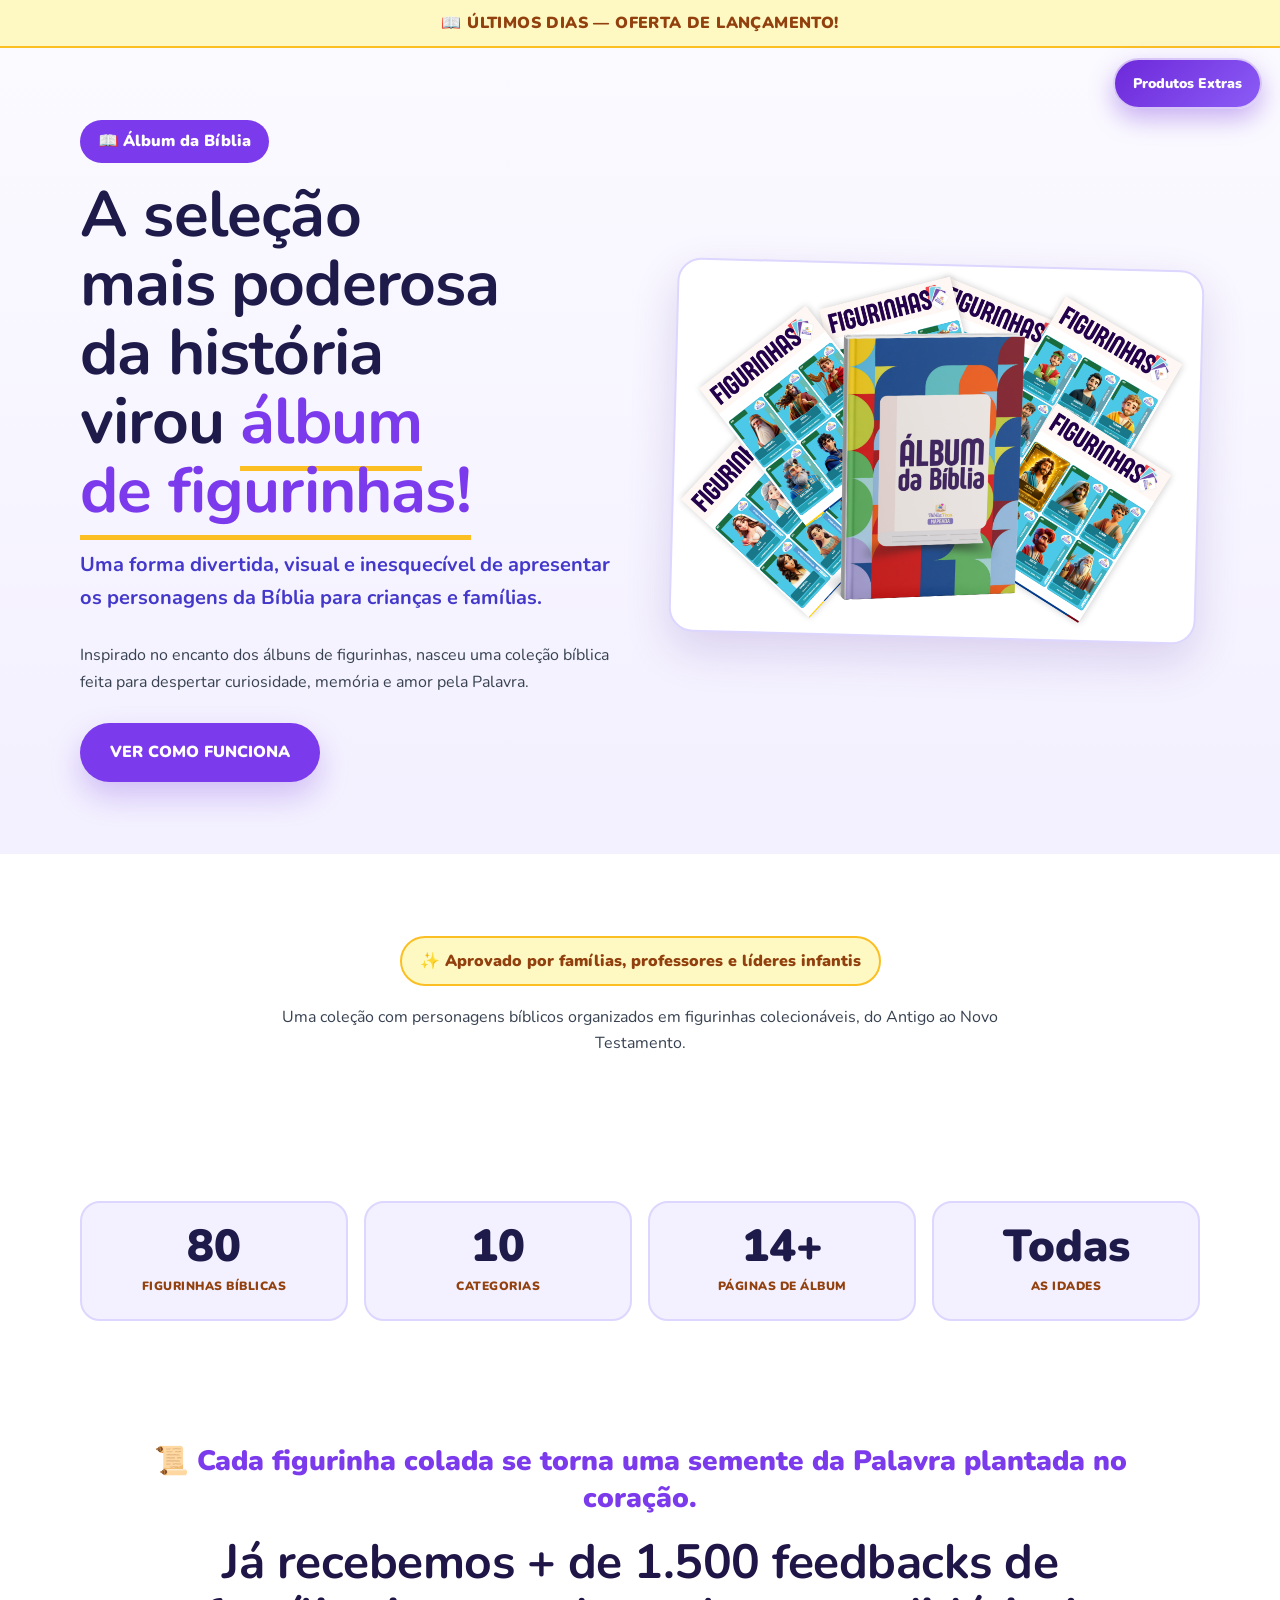
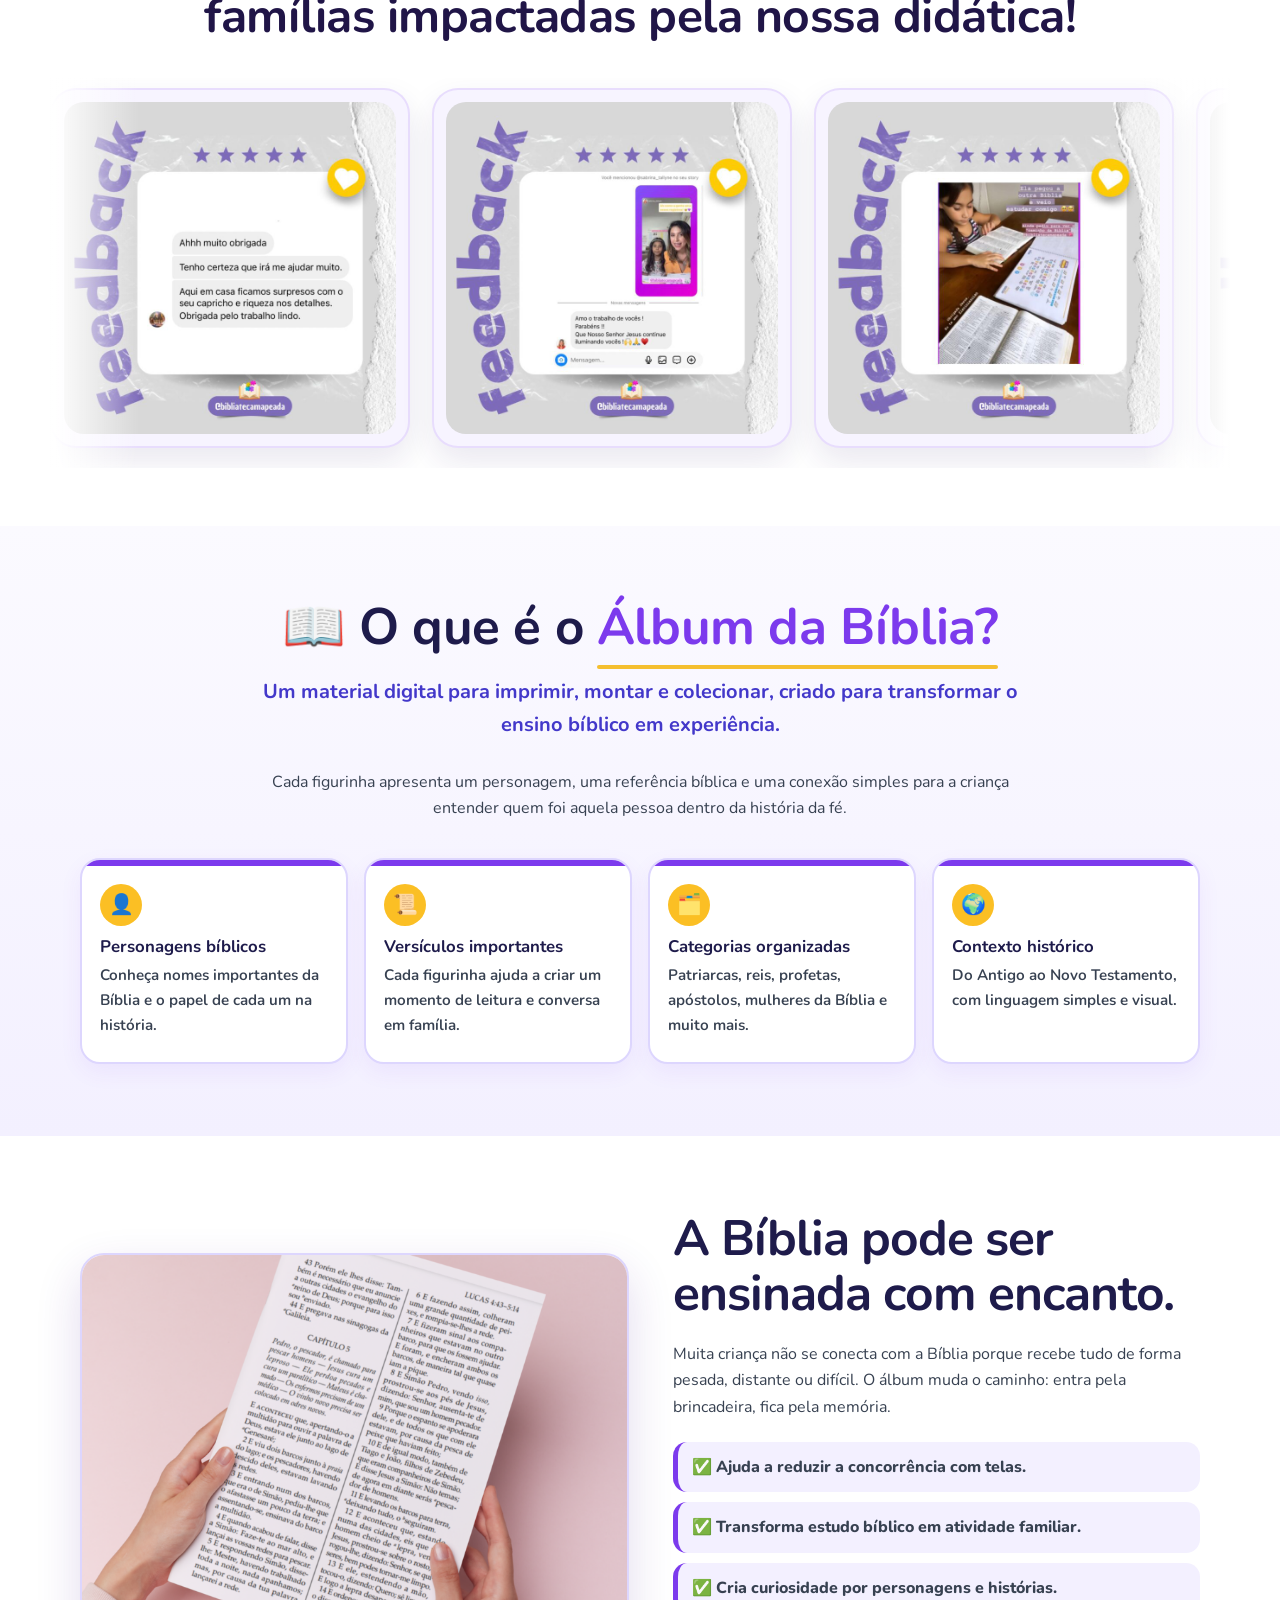
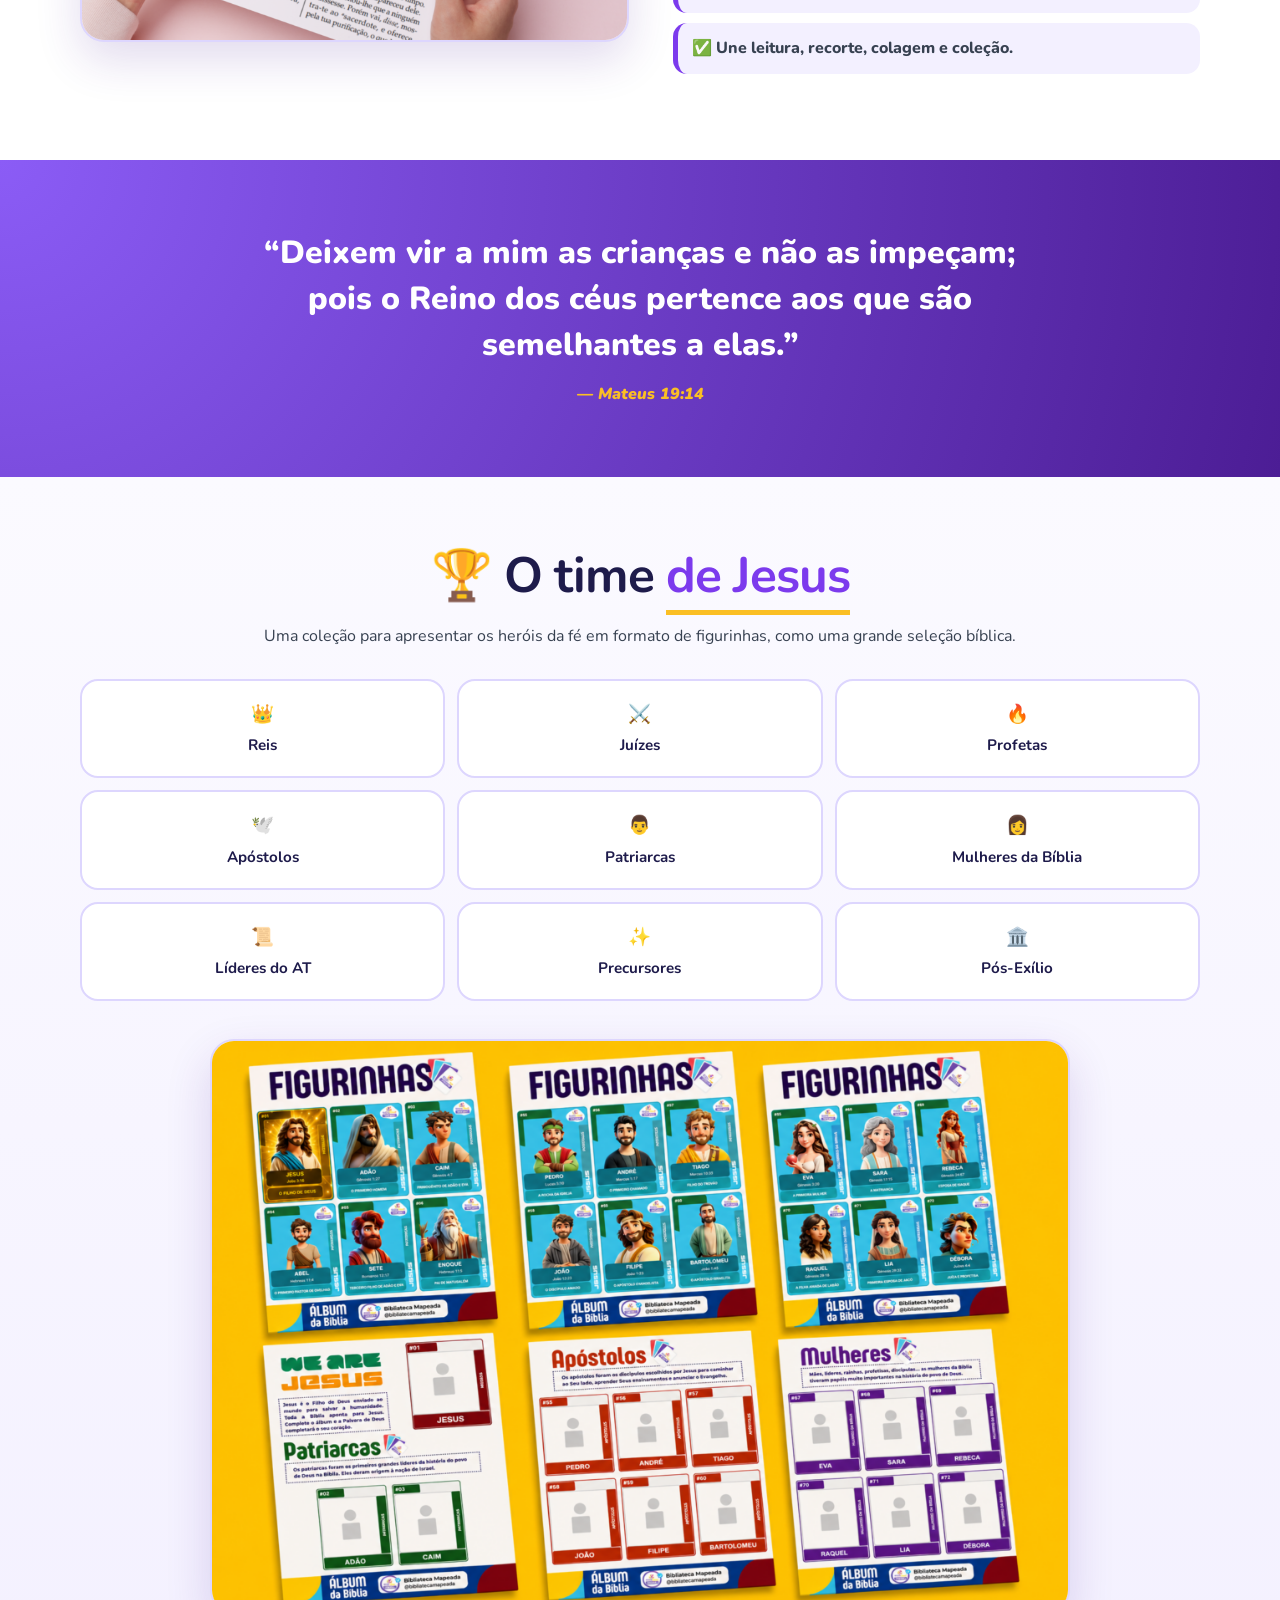
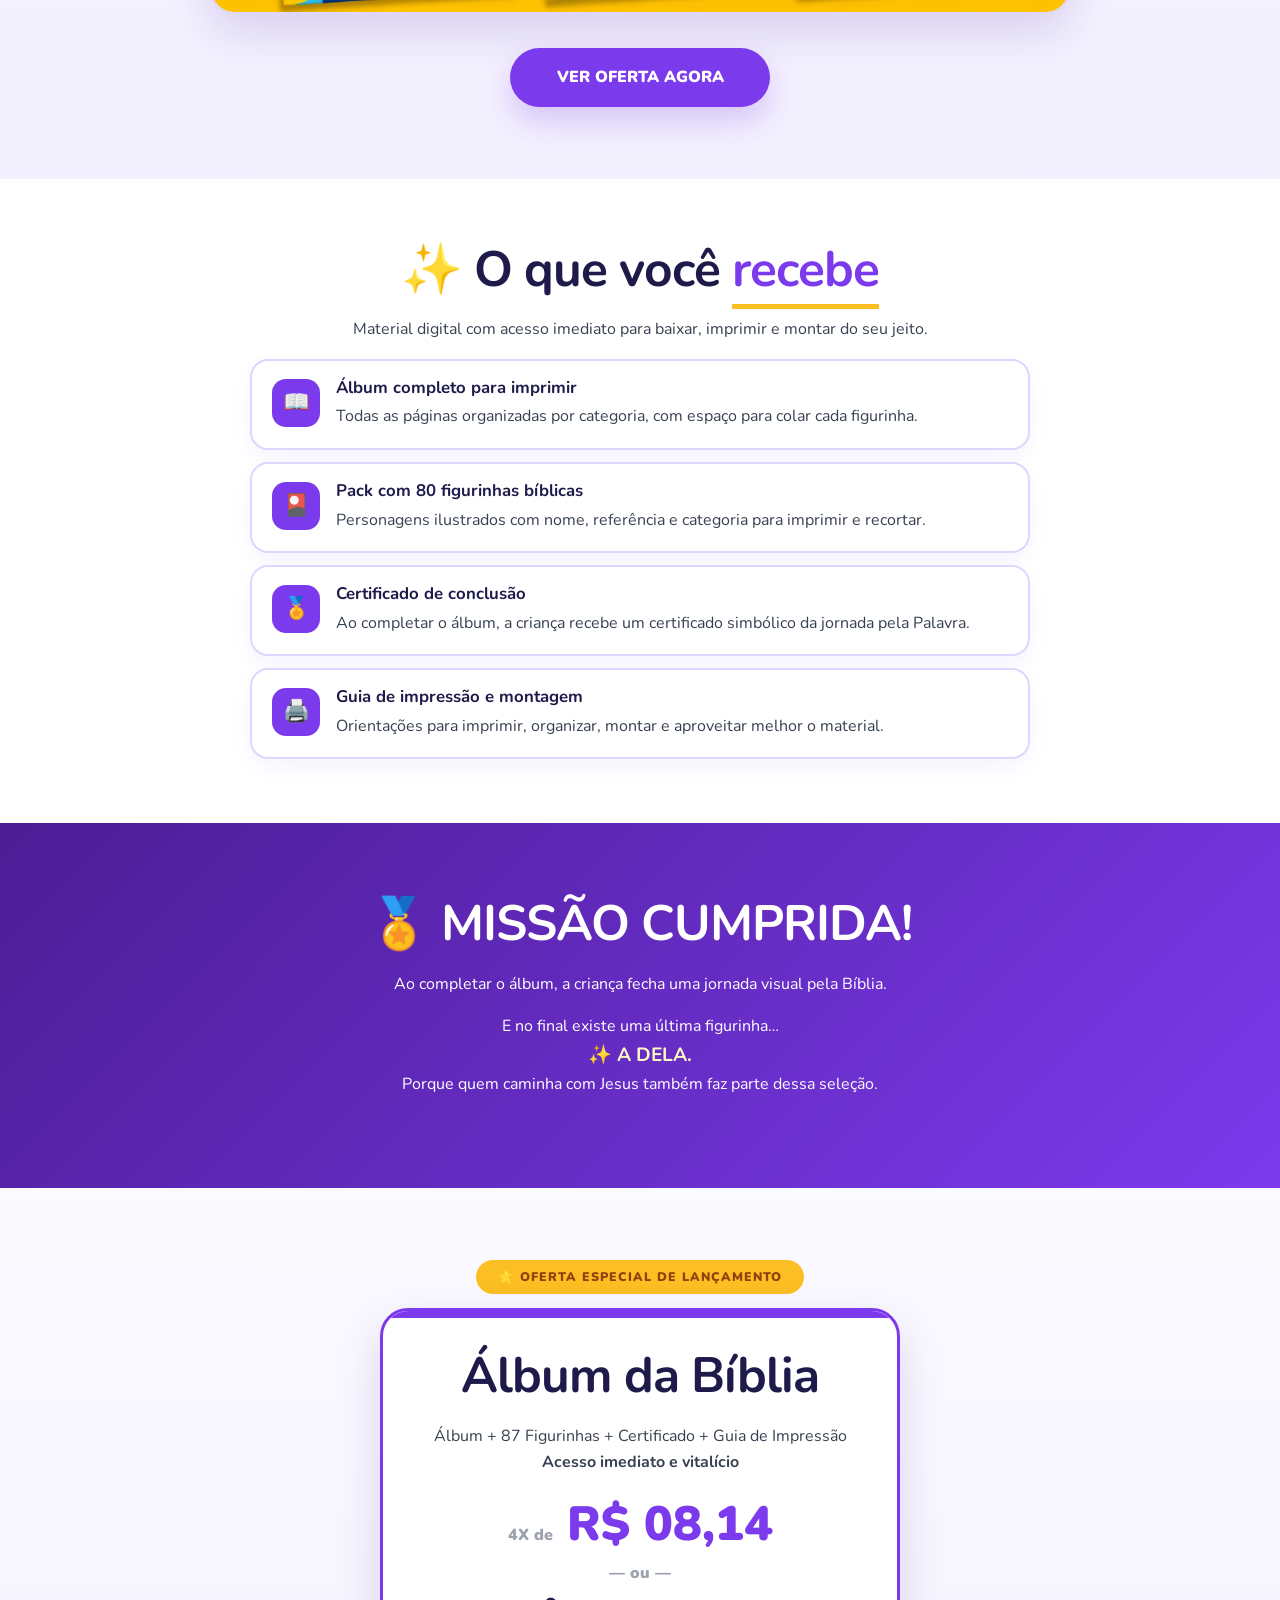
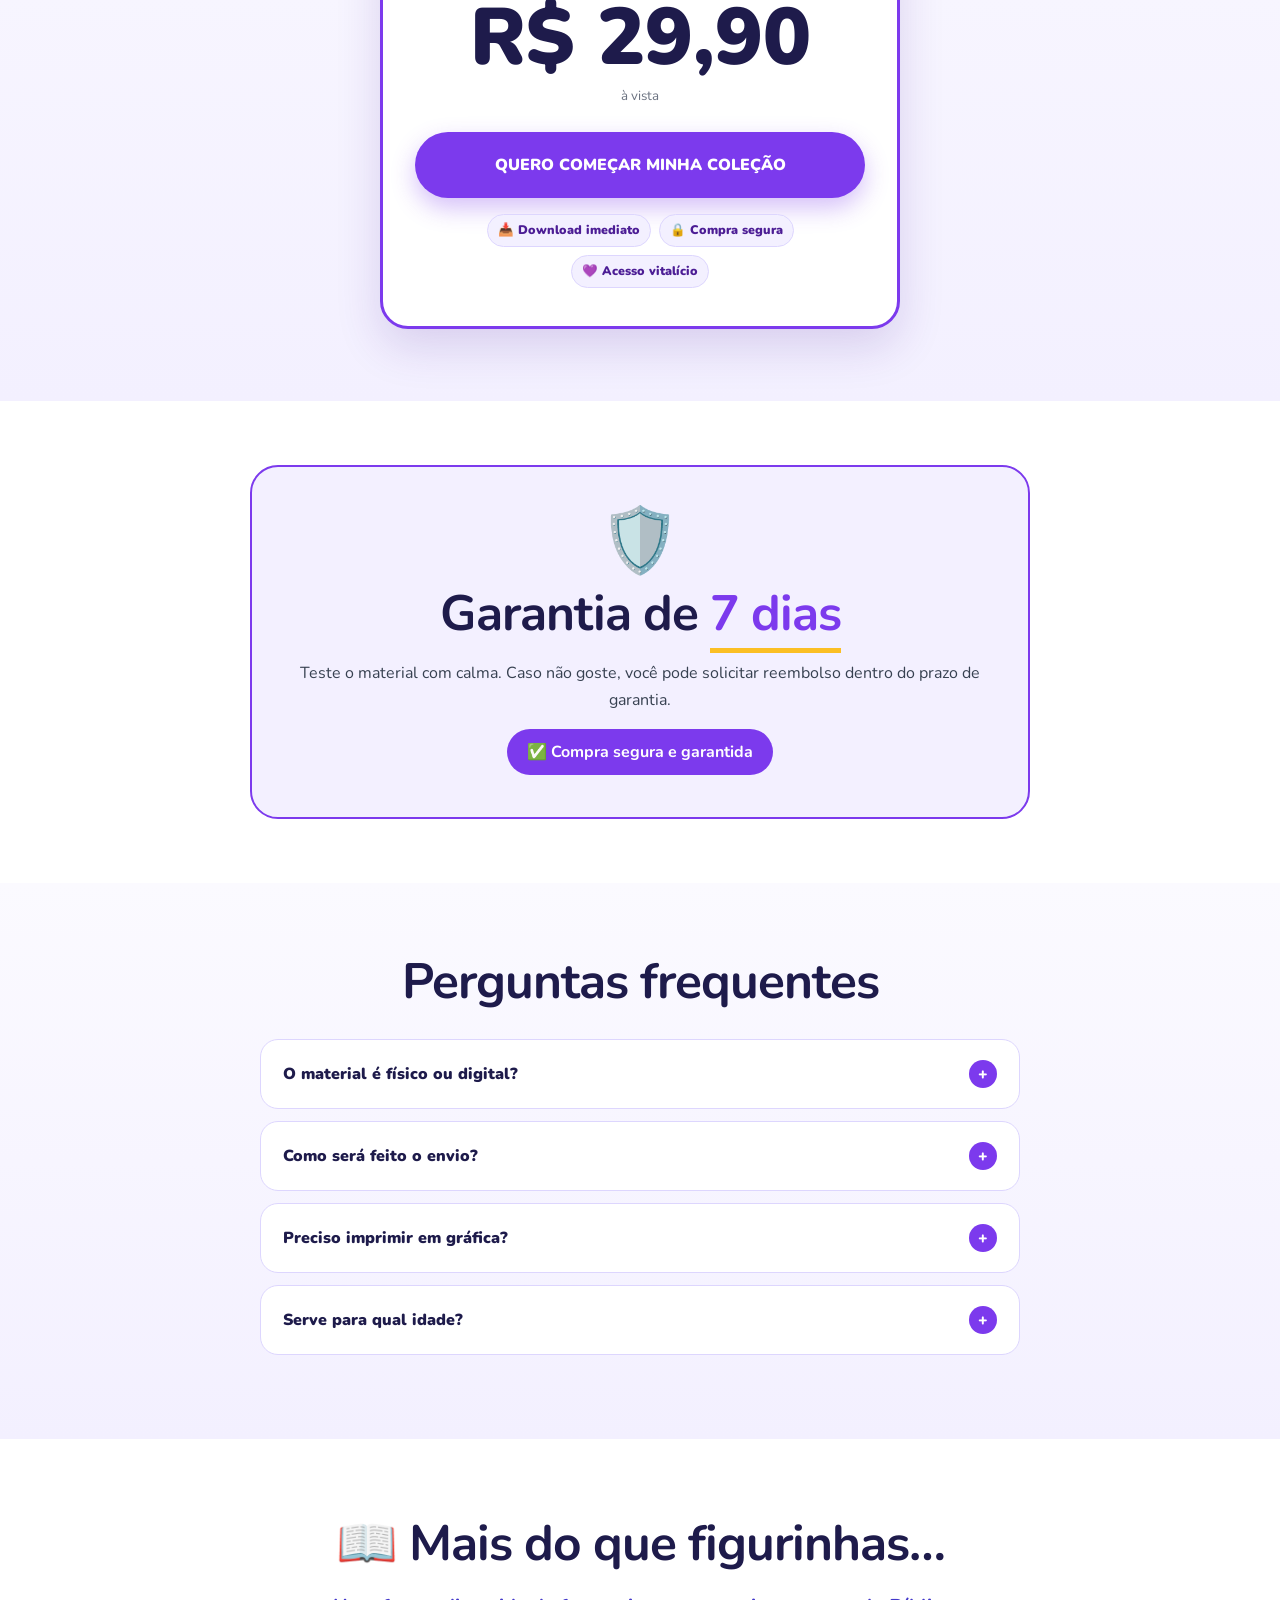
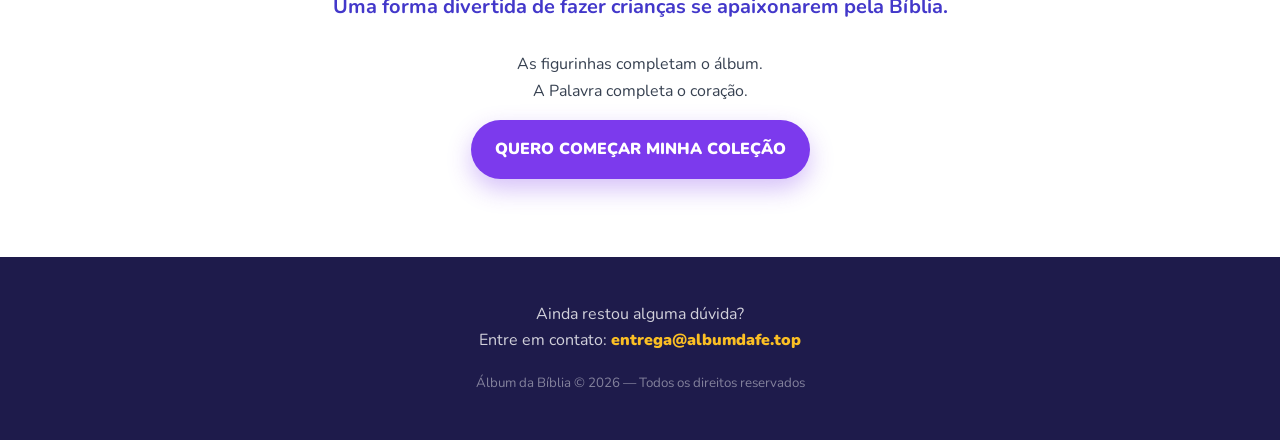
<file: index.html>
<!DOCTYPE html>
<html lang="pt-BR">
<head>
  <meta charset="UTF-8" />
  <meta name="viewport" content="width=device-width, initial-scale=1.0" />

  <title>Álbum da Bíblia | Figurinhas Bíblicas</title>

  <meta name="description" content="Álbum da Bíblia com figurinhas bíblicas para imprimir, colecionar e ensinar a Palavra de forma lúdica." />
  <link rel="icon" type="image/png" href="soucer/img/ico.png">

  <link rel="preconnect" href="https://fonts.googleapis.com" />
  <link rel="preconnect" href="https://fonts.gstatic.com" crossorigin />
  <link href="https://fonts.googleapis.com/css2?family=Fredoka+One&family=Nunito:wght@400;600;700;800;900;1000&display=swap" rel="stylesheet" />

  <link rel="stylesheet" href="soucer/css/style.css" />

  <style>
    html,
    body {
      width: 100%;
      max-width: 100%;
      overflow-x: hidden;
      scroll-behavior: smooth;
    }

    body {
      word-break: normal;
      overflow-wrap: normal;
    }

    main {
      width: 100%;
      overflow-x: hidden;
    }

    img {
      max-width: 100%;
      height: auto;
    }

    #conteudo,
    #recebe,
    #preco {
      scroll-margin-top: 90px;
    }

    .extras-floating-btn {
      position: fixed;
      top: 58px;
      right: 18px;
      z-index: 9999;
      background: linear-gradient(135deg, #6d28d9, #8b5cf6);
      color: #ffffff;
      text-decoration: none;
      font-weight: 1000;
      font-size: 14px;
      padding: 12px 18px;
      border-radius: 999px;
      box-shadow: 0 10px 24px rgba(109, 40, 217, 0.35);
      border: 2px solid rgba(255,255,255,0.7);
      transition: transform 0.15s ease, box-shadow 0.15s ease;
      white-space: nowrap;
    }

    .extras-floating-btn:hover {
      transform: translateY(-2px);
      box-shadow: 0 14px 30px rgba(109, 40, 217, 0.42);
    }

    .hero {
      overflow: hidden;
    }

    .hero-grid {
      align-items: center;
    }

    .hero-text {
      min-width: 0;
    }

    .hero-text h1 {
      font-size: clamp(38px, 5vw, 68px);
      line-height: 1.08;
      letter-spacing: -0.8px;
      max-width: 760px;
      margin-left: 0;
      margin-right: 0;
      text-wrap: balance;
      word-break: normal;
      overflow-wrap: normal;
    }

    .hero-text h1 span {
      display: inline;
      line-height: inherit;
      white-space: normal;
    }

    .hero-text .lead {
      max-width: 660px;
    }

    .hero-actions {
      display: flex;
      align-items: center;
      flex-wrap: wrap;
      gap: 14px;
      margin-top: 28px;
    }

    .hero-actions .btn {
      min-width: 240px;
      justify-content: center;
      text-align: center;
      text-decoration: none;
      cursor: pointer;
      box-shadow: 0 14px 30px rgba(109, 40, 217, 0.25);
    }

    .middle-scroll-actions {
      display: flex;
      justify-content: center;
      margin: 34px auto 0;
    }

    .middle-scroll-actions .btn {
      min-width: 260px;
      justify-content: center;
      text-align: center;
      text-decoration: none;
      cursor: pointer;
      box-shadow: 0 14px 30px rgba(109, 40, 217, 0.22);
    }

    .section-light h2,
    .section-white h2,
    .final-cta h2,
    .mission-section h2 {
      text-wrap: balance;
      word-break: normal;
      overflow-wrap: normal;
    }

    .clean-highlight {
      display: inline;
      color: #7c3aed;
      background: transparent;
      padding: 0;
      border-radius: 0;
      box-decoration-break: clone;
      -webkit-box-decoration-break: clone;
      position: relative;
    }

    .clean-highlight::after {
      content: "";
      position: absolute;
      left: 0;
      right: 0;
      bottom: -7px;
      height: 4px;
      background: #f5bf2f;
      border-radius: 999px;
    }

    #conteudo h2 {
      font-size: clamp(32px, 4vw, 52px);
      line-height: 1.16;
      letter-spacing: -0.4px;
      max-width: 850px;
      margin-left: auto;
      margin-right: auto;
    }

    #conteudo .clean-highlight {
      white-space: nowrap;
    }

    .feedback-section {
      background: #ffffff;
      padding: 58px 0;
      overflow: hidden;
    }

    .feedback-section .container {
      width: min(1180px, calc(100% - 28px));
      margin: 0 auto;
    }

    .feedback-head {
      text-align: center;
      max-width: 1050px;
      margin: 0 auto 34px;
    }

    .feedback-head .feedback-seed {
      display: block;
      color: #7c3aed;
      font-weight: 1000;
      font-size: clamp(18px, 2.2vw, 28px);
      line-height: 1.3;
      margin-bottom: 20px;
    }

    .feedback-head h2 {
      font-size: clamp(30px, 4vw, 48px);
      line-height: 1.12;
      letter-spacing: -0.5px;
      margin: 0;
      color: #201547;
      text-wrap: balance;
    }

    .feedback-marquee {
      width: 100%;
      overflow: hidden;
      position: relative;
      padding: 10px 0 20px;
    }

    .feedback-marquee::before,
    .feedback-marquee::after {
      content: "";
      position: absolute;
      top: 0;
      width: 90px;
      height: 100%;
      z-index: 2;
      pointer-events: none;
    }

    .feedback-marquee::before {
      left: 0;
      background: linear-gradient(90deg, #ffffff 0%, rgba(255,255,255,0) 100%);
    }

    .feedback-marquee::after {
      right: 0;
      background: linear-gradient(270deg, #ffffff 0%, rgba(255,255,255,0) 100%);
    }

    .feedback-track {
      display: flex;
      gap: 22px;
      width: max-content;
      animation: feedbackInfinite 46s linear infinite;
      will-change: transform;
    }

    .feedback-marquee:hover .feedback-track {
      animation-play-state: paused;
    }

    .feedback-card {
      flex: 0 0 360px;
      background: #f7f4ff;
      border-radius: 26px;
      padding: 12px;
      border: 2px solid rgba(124, 58, 237, 0.12);
      box-shadow: 0 14px 32px rgba(46, 28, 112, 0.10);
    }

    .feedback-card img {
      width: 100%;
      aspect-ratio: 1 / 1;
      display: block;
      border-radius: 20px;
      object-fit: cover;
    }

    .feedback-mobile-note {
      display: none;
      text-align: center;
      margin-top: 12px;
      font-size: 13px;
      font-weight: 800;
      color: #7c3aed;
    }

    .static-preview-wrap {
      display: flex;
      justify-content: center;
      margin-top: 24px;
    }

    .static-preview {
      width: 100%;
      max-width: 860px;
      margin: 0 auto;
    }

    .static-preview img {
      width: 100%;
      display: block;
    }

    @keyframes feedbackInfinite {
      from {
        transform: translateX(0);
      }

      to {
        transform: translateX(-50%);
      }
    }

    @media (max-width: 900px) {
      .hero-grid {
        grid-template-columns: 1fr;
        text-align: center;
      }

      .hero-text h1,
      .hero-text .lead,
      .hero-text p {
        margin-left: auto;
        margin-right: auto;
      }

      .hero-actions {
        justify-content: center;
      }

      .hero-image {
        margin-top: 22px;
      }

      .feedback-card {
        flex-basis: 320px;
      }
    }

    @media (max-width: 620px) {
      .top-alert {
        font-size: 11px;
        line-height: 1.25;
        padding: 9px 6px;
        letter-spacing: 0.2px;
      }

      .extras-floating-btn {
        top: auto;
        right: 12px;
        bottom: 82px;
        font-size: 13px;
        padding: 12px 16px;
        box-shadow: 0 10px 24px rgba(109, 40, 217, 0.42);
      }

      .hero {
        padding-top: 34px;
      }

      .hero-text {
        width: 100%;
        max-width: 100%;
      }

      .hero-text h1 {
        font-size: 30px;
        line-height: 1.16;
        letter-spacing: -0.3px;
        max-width: 340px;
        margin-left: auto;
        margin-right: auto;
      }

      .hero-text h1 span {
        display: inline;
      }

      .hero-text .lead {
        font-size: 17px;
        line-height: 1.45;
        max-width: 330px;
      }

      .hero-text p {
        font-size: 15.5px;
        line-height: 1.55;
        max-width: 330px;
      }

      .hero-actions {
        width: 100%;
        max-width: 330px;
        margin: 24px auto 0;
        flex-direction: column;
        gap: 12px;
      }

      .hero-actions .btn {
        width: 100%;
        min-width: 0;
        padding-left: 16px;
        padding-right: 16px;
      }

      .middle-scroll-actions {
        width: 100%;
        max-width: 330px;
        margin-top: 28px;
      }

      .middle-scroll-actions .btn {
        width: 100%;
        min-width: 0;
      }

      .pill {
        font-size: 13px;
        padding: 9px 15px;
      }

      #conteudo h2 {
        font-size: 27px;
        line-height: 1.22;
        letter-spacing: -0.2px;
        max-width: 330px;
      }

      #conteudo .clean-highlight {
        display: inline;
        white-space: normal;
      }

      .clean-highlight::after {
        bottom: -4px;
        height: 3px;
      }

      .section-light,
      .section-white {
        overflow-x: hidden;
      }

      .container {
        max-width: calc(100% - 24px);
      }

      .feedback-section {
        padding: 42px 0;
      }

      .feedback-section .container {
        width: min(100% - 18px, 1180px);
      }

      .feedback-head {
        margin-bottom: 22px;
      }

      .feedback-head .feedback-seed {
        font-size: 17px;
        line-height: 1.35;
        margin-bottom: 16px;
      }

      .feedback-head h2 {
        font-size: 25px;
        line-height: 1.18;
        letter-spacing: -0.3px;
      }

      .feedback-marquee {
        width: 100vw;
        margin-left: calc(50% - 50vw);
        padding: 6px 0 18px;
      }

      .feedback-marquee::before,
      .feedback-marquee::after {
        width: 42px;
      }

      .feedback-track {
        gap: 14px;
        animation-duration: 36s;
      }

      .feedback-card {
        flex: 0 0 82vw;
        border-radius: 22px;
        padding: 9px;
      }

      .feedback-card img {
        border-radius: 17px;
      }

      .feedback-mobile-note {
        display: block;
      }

      .static-preview {
        max-width: 100%;
      }
    }

    @media (max-width: 380px) {
      .extras-floating-btn {
        right: 10px;
        bottom: 86px;
        font-size: 12px;
        padding: 11px 14px;
      }

      .hero-text h1 {
        font-size: 27px;
        max-width: 310px;
      }

      .hero-text .lead {
        font-size: 16px;
        max-width: 305px;
      }

      .hero-text p {
        font-size: 14.5px;
        max-width: 305px;
      }

      .hero-actions {
        max-width: 305px;
      }

      #conteudo h2 {
        font-size: 24px;
        max-width: 305px;
      }

      .feedback-head h2 {
        font-size: 23px;
      }

      .feedback-card {
        flex-basis: 86vw;
      }
    }
  </style>
</head>

<body>
  <div class="top-alert">
    📖 ÚLTIMOS DIAS — OFERTA DE LANÇAMENTO!
  </div>

  <a class="extras-floating-btn" href="produtos-extras.html">
    Produtos Extras
  </a>

  <main>
    <!-- HERO -->
    <section class="section-light hero">
      <div class="container hero-grid">
        <div class="hero-text">
          <div class="pill">📖 Álbum da Bíblia</div>

          <h1>
            A seleção mais poderosa da história virou
            <span>álbum de figurinhas!</span>
          </h1>

          <p class="lead">
            Uma forma divertida, visual e inesquecível de apresentar os personagens da Bíblia para crianças e famílias.
          </p>

          <p>
            Inspirado no encanto dos álbuns de figurinhas, nasceu uma coleção bíblica feita para despertar curiosidade,
            memória e amor pela Palavra.
          </p>

          <div class="hero-actions">
            <a class="btn btn-primary" href="#conteudo">
              VER COMO FUNCIONA
            </a>
          </div>
        </div>

        <div class="hero-image image-frame">
          <img src="soucer/img/MOCKUPS-1.png" alt="Mockup do Álbum da Bíblia" />
        </div>
      </div>
    </section>

    <!-- SELO -->
    <section class="section-white">
      <div class="container center narrow">
        <span class="seal">✨ Aprovado por famílias, professores e líderes infantis</span>

        <p style="margin-top: 18px;">
          Uma coleção com personagens bíblicos organizados em figurinhas colecionáveis,
          do Antigo ao Novo Testamento.
        </p>
      </div>
    </section>

    <!-- NÚMEROS -->
    <section class="section-white">
      <div class="container">
        <div class="stats-grid">
          <div>
            <strong>80</strong>
            <span>Figurinhas Bíblicas</span>
          </div>

          <div>
            <strong>10</strong>
            <span>Categorias</span>
          </div>

          <div>
            <strong>14+</strong>
            <span>Páginas de Álbum</span>
          </div>

          <div>
            <strong>Todas</strong>
            <span>as Idades</span>
          </div>
        </div>
      </div>
    </section>

    <!-- FEEDBACKS -->
    <section class="feedback-section">
      <div class="container">
        <div class="feedback-head">
          <span class="feedback-seed">
            📜 Cada figurinha colada se torna uma semente da Palavra plantada no coração.
          </span>

          <h2>
            Já recebemos + de 1.500 feedbacks de famílias impactadas pela nossa didática!
          </h2>
        </div>

        <div class="feedback-marquee">
          <div class="feedback-track">
            <article class="feedback-card">
              <img src="soucer/img/1EED60A6-184C-4D1B-80A0-7A8D12F0E7D2-768x768.jpeg" alt="Feedback de família usando material bíblico" />
            </article>

            <article class="feedback-card">
              <img src="soucer/img/33E9D76E-43A7-4B4E-8917-7142B698A4F3-768x768.jpeg" alt="Feedback de criança com material cristão" />
            </article>

            <article class="feedback-card">
              <img src="soucer/img/046DBD25-B8AE-48AF-BB16-5CFE5F7E260A-768x768.jpeg" alt="Feedback sobre material bíblico infantil" />
            </article>

            <article class="feedback-card">
              <img src="soucer/img/951E550A-E10A-4134-8841-A74994F7A0CA-768x768.jpeg" alt="Crianças estudando com material bíblico" />
            </article>

            <article class="feedback-card">
              <img src="soucer/img/B8C05253-18F2-4E01-8B84-D0AC21E1F49B-1-768x768.jpeg" alt="Feedback de atividade bíblica infantil" />
            </article>

            <article class="feedback-card">
              <img src="soucer/img/BD8A40C2-B231-4C67-9C1C-386C198BA34C-768x768.jpeg" alt="Material bíblico impresso em uso" />
            </article>

            <article class="feedback-card">
              <img src="soucer/img/C828C093-9F43-4B2A-9D28-7F8C2FA240C9-768x768.jpeg" alt="Mensagem de feedback de cliente" />
            </article>

            <article class="feedback-card">
              <img src="soucer/img/D646AAEE-5108-44FD-8717-DACD26AC72B1-768x768.jpeg" alt="Feedback de criança usando material cristão" />
            </article>

            <article class="feedback-card">
              <img src="soucer/img/1EED60A6-184C-4D1B-80A0-7A8D12F0E7D2-768x768.jpeg" alt="Feedback de família usando material bíblico" />
            </article>

            <article class="feedback-card">
              <img src="soucer/img/33E9D76E-43A7-4B4E-8917-7142B698A4F3-768x768.jpeg" alt="Feedback de criança com material cristão" />
            </article>

            <article class="feedback-card">
              <img src="soucer/img/046DBD25-B8AE-48AF-BB16-5CFE5F7E260A-768x768.jpeg" alt="Feedback sobre material bíblico infantil" />
            </article>

            <article class="feedback-card">
              <img src="soucer/img/951E550A-E10A-4134-8841-A74994F7A0CA-768x768.jpeg" alt="Crianças estudando com material bíblico" />
            </article>

            <article class="feedback-card">
              <img src="soucer/img/B8C05253-18F2-4E01-8B84-D0AC21E1F49B-1-768x768.jpeg" alt="Feedback de atividade bíblica infantil" />
            </article>

            <article class="feedback-card">
              <img src="soucer/img/BD8A40C2-B231-4C67-9C1C-386C198BA34C-768x768.jpeg" alt="Material bíblico impresso em uso" />
            </article>

            <article class="feedback-card">
              <img src="soucer/img/C828C093-9F43-4B2A-9D28-7F8C2FA240C9-768x768.jpeg" alt="Mensagem de feedback de cliente" />
            </article>

            <article class="feedback-card">
              <img src="soucer/img/D646AAEE-5108-44FD-8717-DACD26AC72B1-768x768.jpeg" alt="Feedback de criança usando material cristão" />
            </article>
          </div>
        </div>

        <p class="feedback-mobile-note">
          Os feedbacks passam automaticamente →
        </p>
      </div>
    </section>

    <!-- O QUE É -->
    <section class="section-light" id="conteudo">
      <div class="container center narrow">
        <h2>
          📖 O que é o <span class="clean-highlight">Álbum da Bíblia?</span>
        </h2>

        <p class="lead">
          Um material digital para imprimir, montar e colecionar, criado para transformar o ensino bíblico em experiência.
        </p>

        <p>
          Cada figurinha apresenta um personagem, uma referência bíblica e uma conexão simples para a criança entender
          quem foi aquela pessoa dentro da história da fé.
        </p>
      </div>

      <div class="container">
        <div class="cards-grid">
          <article class="info-card">
            <span>👤</span>
            <h3>Personagens bíblicos</h3>
            <p>Conheça nomes importantes da Bíblia e o papel de cada um na história.</p>
          </article>

          <article class="info-card">
            <span>📜</span>
            <h3>Versículos importantes</h3>
            <p>Cada figurinha ajuda a criar um momento de leitura e conversa em família.</p>
          </article>

          <article class="info-card">
            <span>🗂️</span>
            <h3>Categorias organizadas</h3>
            <p>Patriarcas, reis, profetas, apóstolos, mulheres da Bíblia e muito mais.</p>
          </article>

          <article class="info-card">
            <span>🌍</span>
            <h3>Contexto histórico</h3>
            <p>Do Antigo ao Novo Testamento, com linguagem simples e visual.</p>
          </article>
        </div>
      </div>
    </section>

    <!-- IMAGEM E BARREIRAS -->
    <section class="section-white split">
      <div class="container two-columns">
        <div class="image-frame">
          <img src="soucer/img/MOCKUPS-3-768x543-1.png" alt="Páginas internas do Álbum da Bíblia" />
        </div>

        <div>
          <h2>A Bíblia pode ser ensinada com encanto.</h2>

          <p>
            Muita criança não se conecta com a Bíblia porque recebe tudo de forma pesada, distante ou difícil.
            O álbum muda o caminho: entra pela brincadeira, fica pela memória.
          </p>

          <ul class="check-list">
            <li>Ajuda a reduzir a concorrência com telas.</li>
            <li>Transforma estudo bíblico em atividade familiar.</li>
            <li>Cria curiosidade por personagens e histórias.</li>
            <li>Une leitura, recorte, colagem e coleção.</li>
          </ul>
        </div>
      </div>
    </section>

    <!-- VERSÍCULO -->
    <section class="quote-section">
      <div class="container center narrow">
        <blockquote>
          “Deixem vir a mim as crianças e não as impeçam; pois o Reino dos céus pertence aos que são semelhantes a elas.”
        </blockquote>

        <cite>— Mateus 19:14</cite>
      </div>
    </section>

    <!-- TIME -->
    <section class="section-light">
      <div class="container center narrow">
        <h2>🏆 O time <span class="underline">de Jesus</span></h2>

        <p>
          Uma coleção para apresentar os heróis da fé em formato de figurinhas, como uma grande seleção bíblica.
        </p>
      </div>

      <div class="container">
        <div class="team-grid">
          <div>👑 <strong>Reis</strong></div>
          <div>⚔️ <strong>Juízes</strong></div>
          <div>🔥 <strong>Profetas</strong></div>
          <div>🕊️ <strong>Apóstolos</strong></div>
          <div>👨 <strong>Patriarcas</strong></div>
          <div>👩 <strong>Mulheres da Bíblia</strong></div>
          <div>📜 <strong>Líderes do AT</strong></div>
          <div>✨ <strong>Precursores</strong></div>
          <div>🏛️ <strong>Pós-Exílio</strong></div>
        </div>
      </div>

      <div class="container">
        <div class="static-preview-wrap">
          <div class="image-frame static-preview">
            <img
              src="soucer/img/ChatGPT-Image-22_05_2026-01_44_16-1024x683.png"
              alt="Exemplo de páginas do álbum"
            />
          </div>
        </div>

        <div class="middle-scroll-actions">
          <a class="btn btn-primary" href="#preco">
            VER OFERTA AGORA
          </a>
        </div>
      </div>
    </section>

    <!-- O QUE RECEBE -->
    <section class="section-white" id="recebe">
      <div class="container center narrow">
        <h2>✨ O que você <span class="underline">recebe</span></h2>

        <p>
          Material digital com acesso imediato para baixar, imprimir e montar do seu jeito.
        </p>
      </div>

      <div class="container receive-list">
        <article class="receive-item">
          <span>📖</span>
          <div>
            <h3>Álbum completo para imprimir</h3>
            <p>Todas as páginas organizadas por categoria, com espaço para colar cada figurinha.</p>
          </div>
        </article>

        <article class="receive-item">
          <span>🎴</span>
          <div>
            <h3>Pack com 80 figurinhas bíblicas</h3>
            <p>Personagens ilustrados com nome, referência e categoria para imprimir e recortar.</p>
          </div>
        </article>

        <article class="receive-item">
          <span>🏅</span>
          <div>
            <h3>Certificado de conclusão</h3>
            <p>Ao completar o álbum, a criança recebe um certificado simbólico da jornada pela Palavra.</p>
          </div>
        </article>

        <article class="receive-item">
          <span>🖨️</span>
          <div>
            <h3>Guia de impressão e montagem</h3>
            <p>Orientações para imprimir, organizar, montar e aproveitar melhor o material.</p>
          </div>
        </article>
      </div>
    </section>

    <!-- MISSÃO -->
    <section class="mission-section">
      <div class="container center narrow">
        <h2>🏅 MISSÃO CUMPRIDA!</h2>

        <p>
          Ao completar o álbum, a criança fecha uma jornada visual pela Bíblia.
        </p>

        <p>
          E no final existe uma última figurinha…
          <br />
          <strong>✨ A DELA.</strong>
          <br />
          Porque quem caminha com Jesus também faz parte dessa seleção.
        </p>
      </div>
    </section>

    <!-- PREÇO -->
    <section class="section-light" id="preco">
      <div class="container price-wrap">
        <span class="offer-badge">⭐ Oferta especial de lançamento</span>

        <div class="price-card">
          <h2>Álbum da Bíblia</h2>

          <p>
            Álbum + 87 Figurinhas + Certificado + Guia de Impressão
            <br />
            <strong>Acesso imediato e vitalício</strong>
          </p>

          <div class="installments">
            <span>4X de</span> R$ 08,14
          </div>

          <div class="or">— ou —</div>

          <div class="price">R$ 29,90</div>

          <small>à vista</small>

          <a class="btn btn-primary btn-large js-checkout" href="#preco">
            QUERO COMEÇAR MINHA COLEÇÃO
          </a>

          <div class="trust-row">
            <span>📥 Download imediato</span>
            <span>🔒 Compra segura</span>
            <span>💜 Acesso vitalício</span>
          </div>
        </div>
      </div>
    </section>

    <!-- GARANTIA -->
    <section class="section-white">
      <div class="container guarantee">
        <span>🛡️</span>

        <h2>Garantia de <span class="underline">7 dias</span></h2>

        <p>
          Teste o material com calma. Caso não goste, você pode solicitar reembolso dentro do prazo de garantia.
        </p>

        <strong>✅ Compra segura e garantida</strong>
      </div>
    </section>

    <!-- FAQ -->
    <section class="section-light faq-section">
      <div class="container narrow">
        <h2 class="center">Perguntas frequentes</h2>

        <div class="faq-item">
          <button class="faq-question" type="button">
            O material é físico ou digital?
            <span>+</span>
          </button>

          <div class="faq-answer">
            O Álbum da Bíblia é um produto digital. Você recebe o acesso para baixar, imprimir e montar.
          </div>
        </div>

        <div class="faq-item">
          <button class="faq-question" type="button">
            Como será feito o envio?
            <span>+</span>
          </button>

          <div class="faq-answer">
            O acesso é liberado no e-mail usado na compra após a confirmação do pagamento.
          </div>
        </div>

        <div class="faq-item">
          <button class="faq-question" type="button">
            Preciso imprimir em gráfica?
            <span>+</span>
          </button>

          <div class="faq-answer">
            Não obrigatoriamente. Você pode imprimir em casa ou em uma gráfica, conforme a qualidade que desejar.
          </div>
        </div>

        <div class="faq-item">
          <button class="faq-question" type="button">
            Serve para qual idade?
            <span>+</span>
          </button>

          <div class="faq-answer">
            Serve para crianças em fase de alfabetização e também para atividades em família, igreja, escola bíblica e ministério infantil.
          </div>
        </div>
      </div>
    </section>

    <!-- CTA FINAL -->
    <section class="final-cta">
      <div class="container center narrow">
        <h2>📖 Mais do que figurinhas…</h2>

        <p class="lead">
          Uma forma divertida de fazer crianças se apaixonarem pela Bíblia.
        </p>

        <p>
          As figurinhas completam o álbum.
          <br />
          A Palavra completa o coração.
        </p>

        <a class="btn btn-primary js-checkout" href="#preco">
          QUERO COMEÇAR MINHA COLEÇÃO
        </a>
      </div>
    </section>
  </main>

  <!-- RODAPÉ -->
  <footer>
    <div class="container center">
      <p>
        Ainda restou alguma dúvida?
        <br />
        Entre em contato:
        <a href="mailto:entrega@albumdafe.top">entrega@albumdafe.top</a>
      </p>

      <small>
        Álbum da Bíblia © 2026 — Todos os direitos reservados
      </small>
    </div>
  </footer>

  <div id="toastArea" class="toast-area"></div>

  <script src="soucer/jv/script.js"></script>
</body>
</html>
</file>
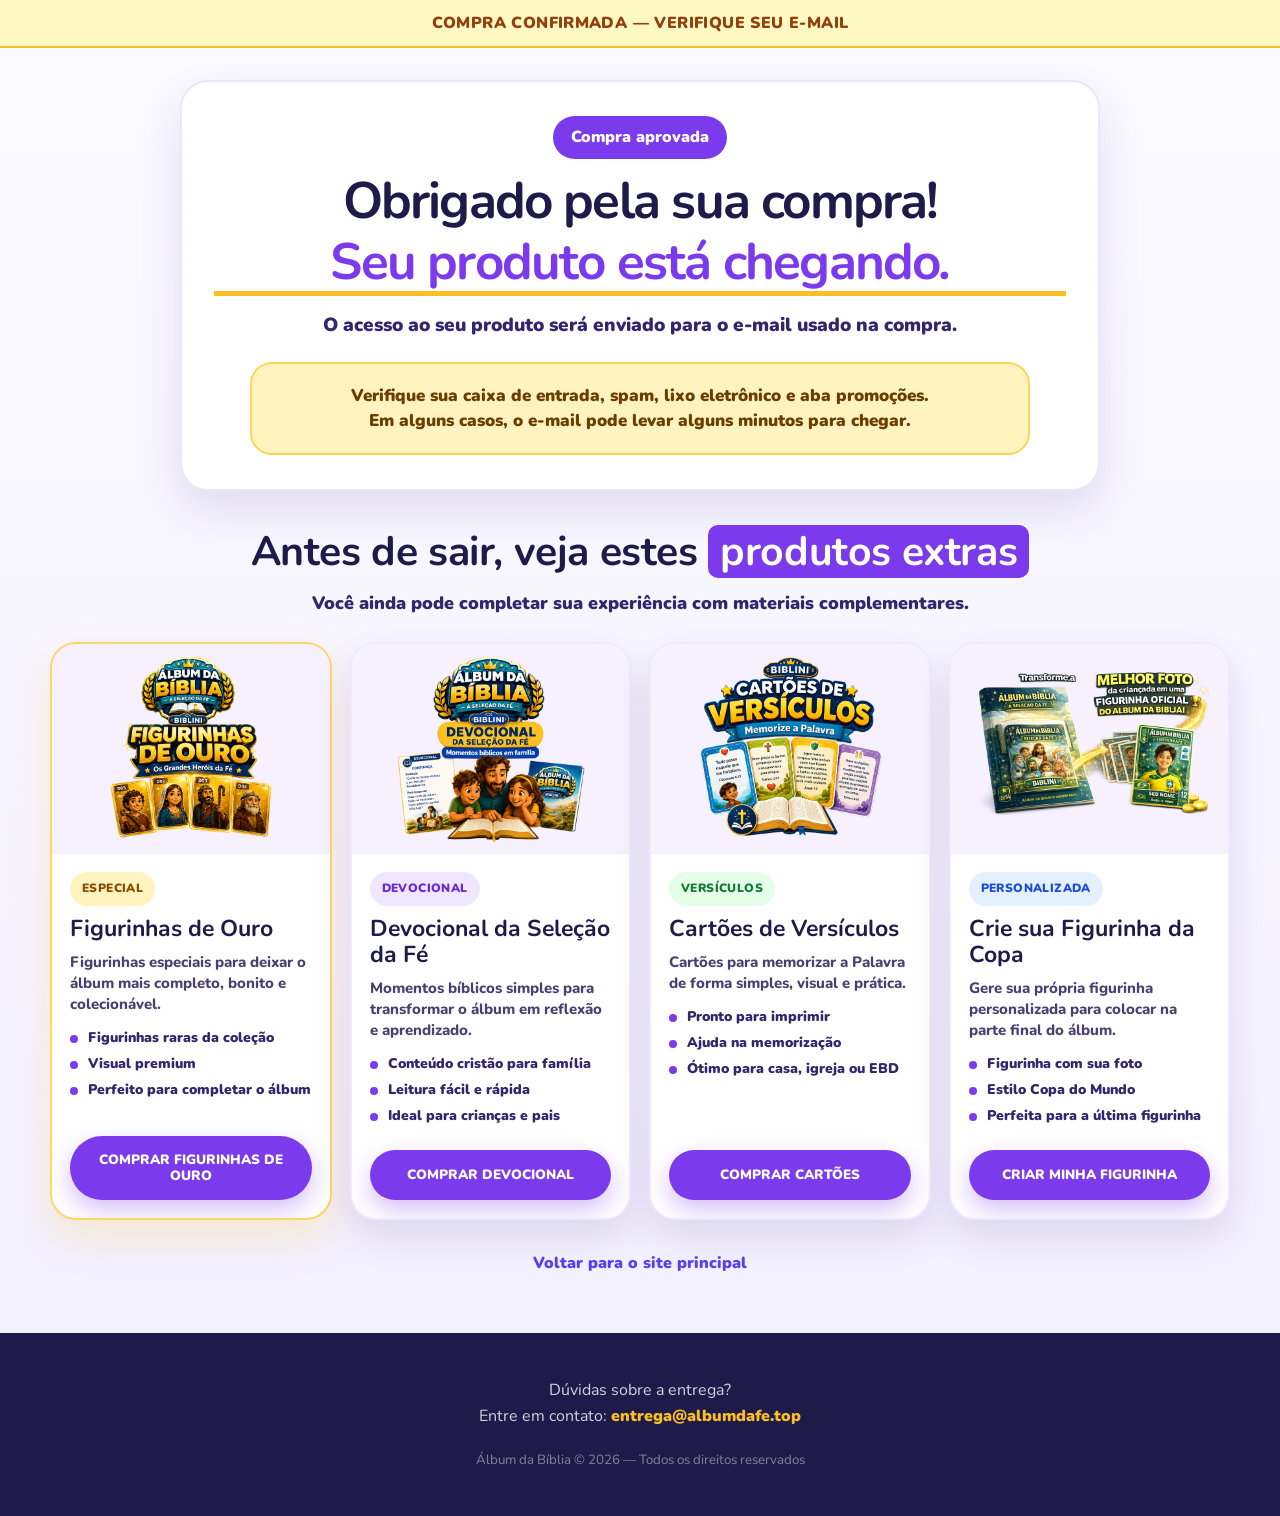
<file: obrigado.html>
<!DOCTYPE html>
<html lang="pt-BR">
<head>
  <meta charset="UTF-8" />
  <meta name="viewport" content="width=device-width, initial-scale=1.0" />

  <title>Obrigado pela Compra — Álbum da Bíblia</title>

  <meta
    name="description"
    content="Obrigado pela compra do Álbum da Bíblia. Confira seu e-mail para acessar o produto."
  />

  <link rel="preconnect" href="https://fonts.googleapis.com" />
  <link rel="preconnect" href="https://fonts.gstatic.com" crossorigin />
  <link
    href="https://fonts.googleapis.com/css2?family=Fredoka+One&family=Nunito:wght@400;600;700;800;900;1000&display=swap"
    rel="stylesheet"
  />

  <link rel="stylesheet" href="soucer/css/style.css" />

  <style>
    .thanks-page {
      padding: 32px 0 56px;
    }

    .thanks-page .container {
      width: min(1180px, calc(100% - 32px));
      margin: 0 auto;
    }

    .thanks-box {
      background: #ffffff;
      border-radius: 28px;
      padding: 34px 32px;
      box-shadow: 0 18px 44px rgba(46, 28, 112, 0.12);
      border: 2px solid rgba(126, 72, 255, 0.14);
      text-align: center;
      max-width: 920px;
      margin: 0 auto 34px;
    }

    .thanks-box .pill {
      margin-bottom: 14px;
    }

    .thanks-box h1 {
      font-size: clamp(34px, 4vw, 52px);
      line-height: 1.12;
      margin: 0 0 16px;
    }

    .thanks-box h1 span {
      display: block;
      margin-top: 4px;
    }

    .thanks-box p {
      font-size: 19px;
      line-height: 1.45;
      font-weight: 900;
      color: #34256c;
      max-width: 760px;
      margin: 0 auto 14px;
    }

    .delivery-alert {
      background: #fff3bf;
      border: 2px solid rgba(255, 186, 0, 0.55);
      border-radius: 22px;
      padding: 20px 22px;
      margin: 22px auto 0;
      color: #6b3d00;
      font-weight: 1000;
      font-size: 17px;
      line-height: 1.45;
      max-width: 780px;
    }

    .extras-head {
      text-align: center;
      max-width: 860px;
      margin: 0 auto 26px;
    }

    .extras-head h2 {
      font-size: clamp(30px, 3.2vw, 42px);
      line-height: 1.16;
      margin: 0 0 12px;
      letter-spacing: -0.4px;
    }

    .extras-head h2 mark {
      display: inline-block;
      padding: 4px 12px;
      border-radius: 10px;
      line-height: 1.1;
      white-space: nowrap;
    }

    .extras-head p {
      font-size: 18px;
      line-height: 1.45;
      font-weight: 900;
      color: #34256c;
      margin: 0 auto;
      max-width: 760px;
    }

    .extras-grid {
      display: grid;
      grid-template-columns: repeat(4, minmax(0, 1fr));
      gap: 18px;
      align-items: stretch;
    }

    .extra-card {
      background: #ffffff;
      border-radius: 26px;
      overflow: hidden;
      box-shadow: 0 16px 36px rgba(46, 28, 112, 0.12);
      border: 2px solid rgba(126, 72, 255, 0.12);
      display: flex;
      flex-direction: column;
      height: 100%;
      min-width: 0;
    }

    .extra-card.featured {
      border-color: rgba(255, 186, 0, 0.6);
      box-shadow: 0 18px 40px rgba(255, 186, 0, 0.18);
    }

    .product-img {
      width: 100%;
      height: 210px;
      background: #f6f0ff;
      display: flex;
      align-items: center;
      justify-content: center;
      padding: 12px;
    }

    .product-img img {
      width: 100%;
      height: 100%;
      object-fit: contain;
      display: block;
    }

    .extra-content {
      padding: 18px;
      display: flex;
      flex-direction: column;
      flex: 1;
    }

    .offer-label {
      display: inline-block;
      width: fit-content;
      background: #fff3bf;
      color: #8a4b00;
      border-radius: 999px;
      padding: 7px 12px;
      font-size: 12px;
      font-weight: 1000;
      text-transform: uppercase;
      letter-spacing: 0.4px;
      margin-bottom: 10px;
    }

    .offer-label.purple {
      background: #efe7ff;
      color: #6d28d9;
    }

    .offer-label.green {
      background: #e5ffe9;
      color: #127c35;
    }

    .offer-label.blue {
      background: #e5f0ff;
      color: #1d4ed8;
    }

    .extra-card h3 {
      font-size: 23px;
      line-height: 1.12;
      margin: 0 0 10px;
    }

    .extra-card p {
      font-size: 15px;
      line-height: 1.4;
      margin: 0 0 14px;
      color: #4b3f72;
      font-weight: 800;
    }

    .extra-list {
      margin: 0 0 18px;
      padding: 0;
      list-style: none;
    }

    .extra-list li {
      font-size: 14px;
      line-height: 1.35;
      font-weight: 900;
      color: #34256c;
      margin-bottom: 7px;
      padding-left: 18px;
      position: relative;
    }

    .extra-list li::before {
      content: "";
      width: 8px;
      height: 8px;
      background: #7c3aed;
      border-radius: 50%;
      position: absolute;
      left: 0;
      top: 6px;
    }

    .extra-card .btn {
      width: 100%;
      text-align: center;
      margin-top: auto;
      padding: 14px 12px;
      font-size: 13.5px;
      line-height: 1.2;
      white-space: normal;
    }

    .home-box {
      text-align: center;
      margin-top: 30px;
    }

    .home-box a {
      color: #5b3df5;
      font-weight: 1000;
      text-decoration: none;
      font-size: 16px;
    }

    @media (max-width: 1100px) {
      .extras-grid {
        grid-template-columns: repeat(2, minmax(0, 1fr));
        gap: 20px;
      }

      .product-img {
        height: 240px;
      }

      .extras-head h2 {
        font-size: 34px;
      }
    }

    @media (max-width: 620px) {
      .top-alert {
        font-size: 10.5px;
        line-height: 1.25;
        padding: 9px 6px;
        letter-spacing: 0.2px;
      }

      .thanks-page {
        padding: 14px 0 38px;
      }

      .thanks-page .container {
        width: min(100% - 16px, 1180px);
      }

      .thanks-box {
        border-radius: 20px;
        padding: 18px 12px;
        margin-bottom: 24px;
      }

      .thanks-box .pill {
        font-size: 12px;
        padding: 7px 12px;
        margin-bottom: 12px;
      }

      .thanks-box h1 {
        font-size: 25px;
        line-height: 1.18;
        letter-spacing: -0.3px;
        margin-bottom: 12px;
      }

      .thanks-box h1 span {
        font-size: 24px;
        line-height: 1.18;
        margin-top: 2px;
      }

      .thanks-box p {
        font-size: 14px;
        line-height: 1.45;
        max-width: 310px;
      }

      .delivery-alert {
        border-radius: 16px;
        padding: 14px 10px;
        margin-top: 18px;
        font-size: 13px;
        line-height: 1.45;
      }

      .extras-head {
        max-width: 330px;
        margin: 0 auto 18px;
      }

      .extras-head h2 {
        font-size: 22px;
        line-height: 1.22;
        letter-spacing: -0.2px;
        margin-bottom: 10px;
      }

      .extras-head h2 mark {
        display: inline-block;
        padding: 2px 7px;
        border-radius: 8px;
        line-height: 1.08;
        margin-top: 2px;
        white-space: normal;
      }

      .extras-head p {
        font-size: 13.8px;
        line-height: 1.45;
        max-width: 310px;
      }

      .extras-grid {
        grid-template-columns: 1fr;
        gap: 18px;
      }

      .extra-card {
        border-radius: 22px;
      }

      .product-img {
        height: 220px;
        padding: 10px;
      }

      .extra-content {
        padding: 16px;
      }

      .extra-card h3 {
        font-size: 22px;
      }

      .extra-card p {
        font-size: 14.5px;
      }

      .extra-list li {
        font-size: 13.8px;
      }

      .extra-card .btn {
        font-size: 13px;
        padding: 14px 10px;
      }

      footer {
        padding-left: 12px;
        padding-right: 12px;
      }
    }

    @media (max-width: 390px) {
      .top-alert {
        font-size: 10px;
      }

      .thanks-box h1 {
        font-size: 23px;
      }

      .thanks-box h1 span {
        font-size: 22px;
      }

      .thanks-box p {
        font-size: 13.5px;
      }

      .delivery-alert {
        font-size: 12.8px;
        padding: 13px 9px;
      }

      .extras-head h2 {
        font-size: 20px;
      }

      .extras-head p {
        font-size: 13.3px;
      }

      .product-img {
        height: 205px;
      }

      .extra-card .btn {
        font-size: 12.5px;
      }
    }
  </style>
</head>

<body>
  <div class="top-alert">
    COMPRA CONFIRMADA — VERIFIQUE SEU E-MAIL
  </div>

  <main>
    <section class="section-light thanks-page">
      <div class="container">
        <div class="thanks-box">
          <div class="pill">Compra aprovada</div>

          <h1>
            Obrigado pela sua compra!
            <span>Seu produto está chegando.</span>
          </h1>

          <p>
            O acesso ao seu produto será enviado para o e-mail usado na compra.
          </p>

          <div class="delivery-alert">
            Verifique sua caixa de entrada, spam, lixo eletrônico e aba promoções.
            <br />
            Em alguns casos, o e-mail pode levar alguns minutos para chegar.
          </div>
        </div>

        <div class="extras-head">
          <h2>
            Antes de sair, veja estes <mark>produtos extras</mark>
          </h2>

          <p>
            Você ainda pode completar sua experiência com materiais complementares.
          </p>
        </div>

        <div class="extras-grid">
          <article class="extra-card featured">
            <div class="product-img">
              <img src="soucer/img/figurinhas%20ouro.png" alt="Figurinhas de Ouro" />
            </div>

            <div class="extra-content">
              <span class="offer-label">Especial</span>

              <h3>Figurinhas de Ouro</h3>

              <p>
                Figurinhas especiais para deixar o álbum mais completo, bonito e colecionável.
              </p>

              <ul class="extra-list">
                <li>Figurinhas raras da coleção</li>
                <li>Visual premium</li>
                <li>Perfeito para completar o álbum</li>
              </ul>

              <a class="btn btn-primary" href="https://pay.cakto.com.br/55d9r3a_943050" target="_blank" rel="noopener noreferrer">
                COMPRAR FIGURINHAS DE OURO
              </a>
            </div>
          </article>

          <article class="extra-card">
            <div class="product-img">
              <img src="soucer/img/album%20da%20biblia.png" alt="Devocional da Seleção da Fé" />
            </div>

            <div class="extra-content">
              <span class="offer-label purple">Devocional</span>

              <h3>Devocional da Seleção da Fé</h3>

              <p>
                Momentos bíblicos simples para transformar o álbum em reflexão e aprendizado.
              </p>

              <ul class="extra-list">
                <li>Conteúdo cristão para família</li>
                <li>Leitura fácil e rápida</li>
                <li>Ideal para crianças e pais</li>
              </ul>

              <a class="btn btn-primary" href="https://pay.cakto.com.br/pcjwqiq_943123" target="_blank" rel="noopener noreferrer">
                COMPRAR DEVOCIONAL
              </a>
            </div>
          </article>

          <article class="extra-card">
            <div class="product-img">
              <img src="soucer/img/versiculos.png" alt="Cartões de Versículos" />
            </div>

            <div class="extra-content">
              <span class="offer-label green">Versículos</span>

              <h3>Cartões de Versículos</h3>

              <p>
                Cartões para memorizar a Palavra de forma simples, visual e prática.
              </p>

              <ul class="extra-list">
                <li>Pronto para imprimir</li>
                <li>Ajuda na memorização</li>
                <li>Ótimo para casa, igreja ou EBD</li>
              </ul>

              <a class="btn btn-primary" href="https://pay.cakto.com.br/fp3z99k_943132" target="_blank" rel="noopener noreferrer">
                COMPRAR CARTÕES
              </a>
            </div>
          </article>

          <article class="extra-card">
            <div class="product-img">
              <img src="soucer/img/figurinhas%20copa.png" alt="Figurinha personalizada da Copa" />
            </div>

            <div class="extra-content">
              <span class="offer-label blue">Personalizada</span>

              <h3>Crie sua Figurinha da Copa</h3>

              <p>
                Gere sua própria figurinha personalizada para colocar na parte final do álbum.
              </p>

              <ul class="extra-list">
                <li>Figurinha com sua foto</li>
                <li>Estilo Copa do Mundo</li>
                <li>Perfeita para a última figurinha</li>
              </ul>

              <a class="btn btn-primary" href="https://copafigurinha.com.br" target="_blank" rel="noopener noreferrer">
                CRIAR MINHA FIGURINHA
              </a>
            </div>
          </article>
        </div>

        <div class="home-box">
          <a href="https://albumdafe.top">
            Voltar para o site principal
          </a>
        </div>
      </div>
    </section>
  </main>

  <footer>
    <div class="container center">
      <p>
        Dúvidas sobre a entrega?
        <br />
        Entre em contato:
        <a href="mailto:entrega@albumdafe.top">entrega@albumdafe.top</a>
      </p>

      <small>
        Álbum da Bíblia © 2026 — Todos os direitos reservados
      </small>
    </div>
  </footer>

  <div id="toastArea" class="toast-area"></div>

  <script src="soucer/jv/script.js"></script>
</body>
</html>
</file>
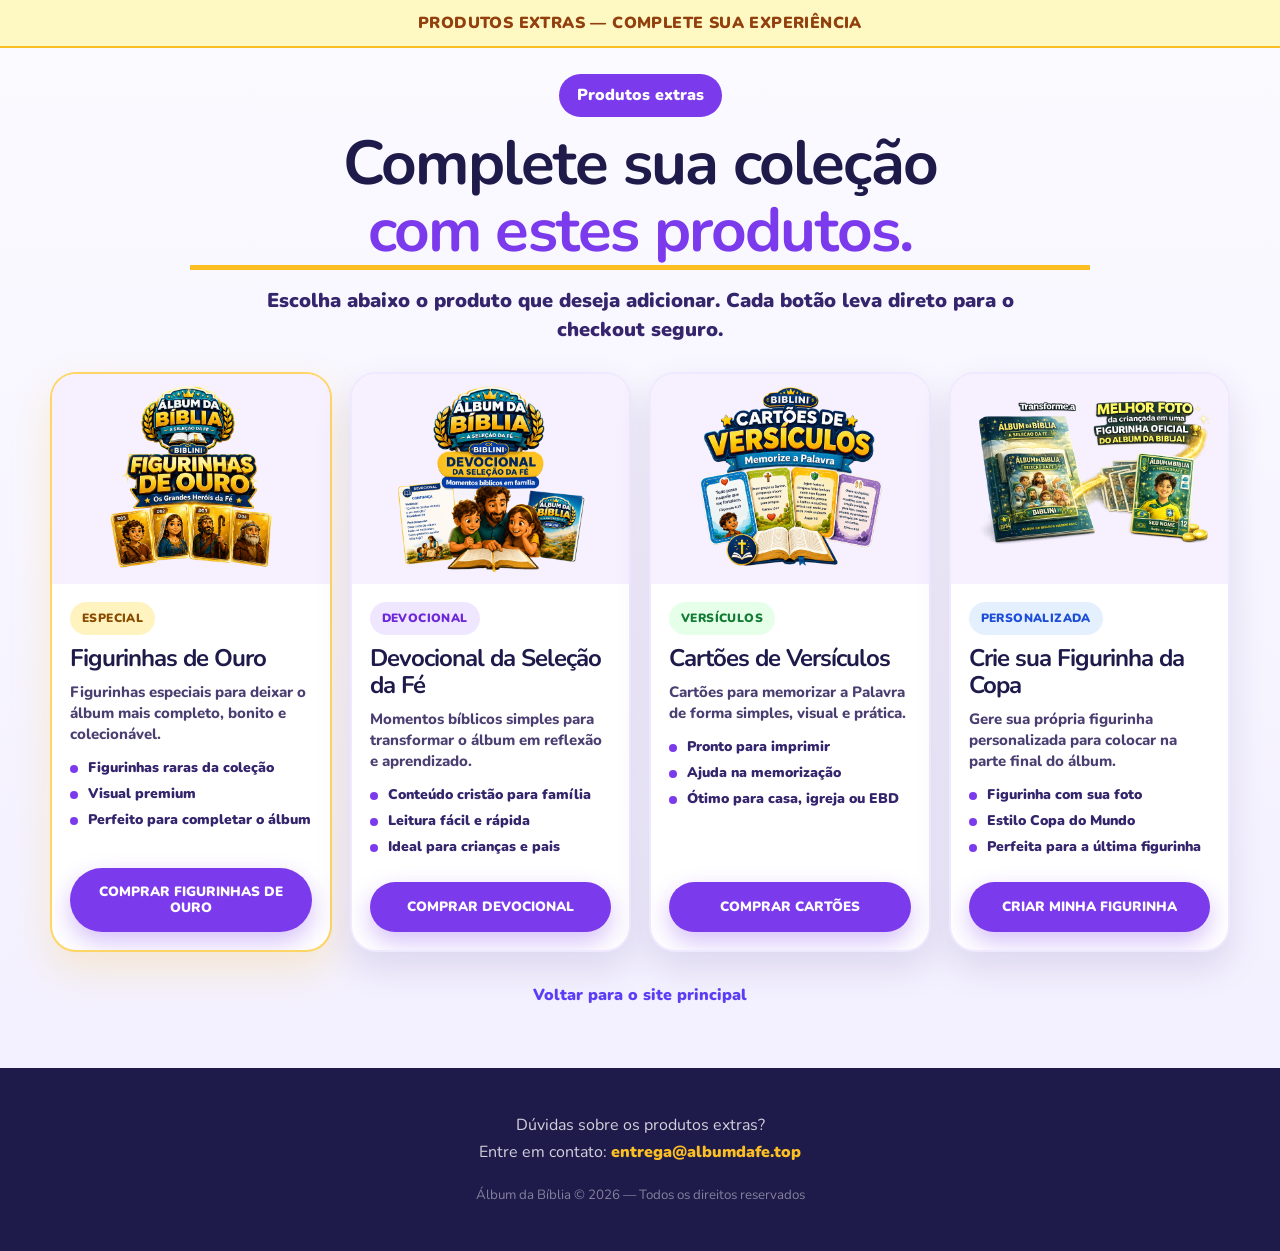
<file: produtos-extras.html>
<!DOCTYPE html>
<html lang="pt-BR">
<head>
  <meta charset="UTF-8" />
  <meta name="viewport" content="width=device-width, initial-scale=1.0" />

  <title>Produtos Extras — Álbum da Bíblia</title>

  <meta
    name="description"
    content="Produtos extras para completar sua experiência com o Álbum da Bíblia."
  />

  <link rel="preconnect" href="https://fonts.googleapis.com" />
  <link rel="preconnect" href="https://fonts.gstatic.com" crossorigin />
  <link
    href="https://fonts.googleapis.com/css2?family=Fredoka+One&family=Nunito:wght@400;600;700;800;900;1000&display=swap"
    rel="stylesheet"
  />

  <link rel="stylesheet" href="soucer/css/style.css" />

  <style>
    .extras-page {
      padding: 26px 0 60px;
    }

    .extras-page .container {
      width: min(1180px, calc(100% - 28px));
      margin: 0 auto;
    }

    .extras-head {
      text-align: center;
      max-width: 900px;
      margin: 0 auto 28px;
    }

    .extras-head .pill {
      margin-bottom: 14px;
    }

    .extras-head h1 {
      font-size: clamp(34px, 5vw, 62px);
      line-height: 1.08;
      margin: 0 0 16px;
    }

    .extras-head h1 span {
      display: block;
    }

    .extras-head p {
      font-size: clamp(16px, 2.3vw, 20px);
      line-height: 1.45;
      font-weight: 900;
      color: #34256c;
      max-width: 780px;
      margin: 0 auto;
    }

    .extras-grid {
      display: grid;
      grid-template-columns: repeat(4, minmax(0, 1fr));
      gap: 18px;
      align-items: stretch;
    }

    .extra-card {
      background: #ffffff;
      border-radius: 26px;
      overflow: hidden;
      box-shadow: 0 16px 36px rgba(46, 28, 112, 0.12);
      border: 2px solid rgba(126, 72, 255, 0.12);
      display: flex;
      flex-direction: column;
      height: 100%;
      min-width: 0;
    }

    .extra-card.featured {
      border-color: rgba(255, 186, 0, 0.6);
      box-shadow: 0 18px 40px rgba(255, 186, 0, 0.18);
    }

    .product-img {
      width: 100%;
      height: 210px;
      background: #f6f0ff;
      display: flex;
      align-items: center;
      justify-content: center;
      padding: 12px;
    }

    .product-img img {
      width: 100%;
      height: 100%;
      object-fit: contain;
      display: block;
    }

    .extra-content {
      padding: 18px;
      display: flex;
      flex-direction: column;
      flex: 1;
    }

    .offer-label {
      display: inline-block;
      width: fit-content;
      background: #fff3bf;
      color: #8a4b00;
      border-radius: 999px;
      padding: 7px 12px;
      font-size: 12px;
      font-weight: 1000;
      text-transform: uppercase;
      letter-spacing: 0.4px;
      margin-bottom: 10px;
    }

    .offer-label.purple {
      background: #efe7ff;
      color: #6d28d9;
    }

    .offer-label.green {
      background: #e5ffe9;
      color: #127c35;
    }

    .offer-label.blue {
      background: #e5f0ff;
      color: #1d4ed8;
    }

    .extra-card h2 {
      font-size: clamp(20px, 2.2vw, 24px);
      line-height: 1.12;
      margin: 0 0 10px;
    }

    .extra-card p {
      font-size: 15px;
      line-height: 1.4;
      margin: 0 0 14px;
      color: #4b3f72;
      font-weight: 800;
    }

    .extra-list {
      margin: 0 0 18px;
      padding: 0;
      list-style: none;
    }

    .extra-list li {
      font-size: 14px;
      line-height: 1.35;
      font-weight: 900;
      color: #34256c;
      margin-bottom: 7px;
      padding-left: 18px;
      position: relative;
    }

    .extra-list li::before {
      content: "";
      width: 8px;
      height: 8px;
      background: #7c3aed;
      border-radius: 50%;
      position: absolute;
      left: 0;
      top: 6px;
    }

    .extra-card .btn {
      width: 100%;
      text-align: center;
      margin-top: auto;
      padding: 14px 12px;
      font-size: 13.5px;
      line-height: 1.2;
      white-space: normal;
    }

    .back-box {
      text-align: center;
      margin-top: 30px;
    }

    .back-box a {
      color: #5b3df5;
      font-weight: 1000;
      text-decoration: none;
      font-size: 16px;
    }

    @media (max-width: 1100px) {
      .extras-grid {
        grid-template-columns: repeat(2, minmax(0, 1fr));
        gap: 20px;
      }

      .product-img {
        height: 240px;
      }
    }

    @media (max-width: 620px) {
      .top-alert {
        font-size: 12px;
        line-height: 1.25;
        padding: 10px 8px;
        letter-spacing: 0.4px;
      }

      .extras-page {
        padding: 18px 0 42px;
      }

      .extras-page .container {
        width: min(100% - 18px, 1180px);
      }

      .extras-head {
        margin-bottom: 20px;
      }

      .extras-head h1 {
        font-size: 31px;
        line-height: 1.12;
        letter-spacing: -0.5px;
      }

      .extras-head p {
        font-size: 15.5px;
      }

      .extras-grid {
        grid-template-columns: 1fr;
        gap: 18px;
      }

      .extra-card {
        border-radius: 22px;
      }

      .product-img {
        height: 230px;
        padding: 10px;
      }

      .extra-content {
        padding: 16px;
      }

      .extra-card h2 {
        font-size: 22px;
      }

      .extra-card p {
        font-size: 14.5px;
      }

      .extra-list li {
        font-size: 13.8px;
      }

      .extra-card .btn {
        font-size: 13px;
        padding: 14px 10px;
      }

      footer {
        padding-left: 12px;
        padding-right: 12px;
      }
    }

    @media (max-width: 390px) {
      .extras-head h1 {
        font-size: 28px;
      }

      .product-img {
        height: 205px;
      }

      .extra-card .btn {
        font-size: 12.5px;
      }
    }
  </style>
</head>

<body>
  <div class="top-alert">
    PRODUTOS EXTRAS — COMPLETE SUA EXPERIÊNCIA
  </div>

  <main>
    <section class="section-light extras-page">
      <div class="container">
        <div class="extras-head">
          <div class="pill">Produtos extras</div>

          <h1>
            Complete sua coleção
            <span>com estes produtos.</span>
          </h1>

          <p>
            Escolha abaixo o produto que deseja adicionar. Cada botão leva direto para o checkout seguro.
          </p>
        </div>

        <div class="extras-grid">
          <!-- FIGURINHAS DE OURO -->
          <article class="extra-card featured">
            <div class="product-img">
              <img
                src="soucer/img/figurinhas%20ouro.png"
                alt="Figurinhas de Ouro"
              />
            </div>

            <div class="extra-content">
              <span class="offer-label">Especial</span>

              <h2>Figurinhas de Ouro</h2>

              <p>
                Figurinhas especiais para deixar o álbum mais completo, bonito e colecionável.
              </p>

              <ul class="extra-list">
                <li>Figurinhas raras da coleção</li>
                <li>Visual premium</li>
                <li>Perfeito para completar o álbum</li>
              </ul>

              <a
                class="btn btn-primary"
                href="https://pay.cakto.com.br/55d9r3a_943050"
                target="_blank"
                rel="noopener noreferrer"
              >
                COMPRAR FIGURINHAS DE OURO
              </a>
            </div>
          </article>

          <!-- DEVOCIONAL -->
          <article class="extra-card">
            <div class="product-img">
              <img
                src="soucer/img/album%20da%20biblia.png"
                alt="Devocional da Seleção da Fé"
              />
            </div>

            <div class="extra-content">
              <span class="offer-label purple">Devocional</span>

              <h2>Devocional da Seleção da Fé</h2>

              <p>
                Momentos bíblicos simples para transformar o álbum em reflexão e aprendizado.
              </p>

              <ul class="extra-list">
                <li>Conteúdo cristão para família</li>
                <li>Leitura fácil e rápida</li>
                <li>Ideal para crianças e pais</li>
              </ul>

              <a
                class="btn btn-primary"
                href="https://pay.cakto.com.br/pcjwqiq_943123"
                target="_blank"
                rel="noopener noreferrer"
              >
                COMPRAR DEVOCIONAL
              </a>
            </div>
          </article>

          <!-- CARTÕES DE VERSÍCULOS -->
          <article class="extra-card">
            <div class="product-img">
              <img
                src="soucer/img/versiculos.png"
                alt="Cartões de Versículos"
              />
            </div>

            <div class="extra-content">
              <span class="offer-label green">Versículos</span>

              <h2>Cartões de Versículos</h2>

              <p>
                Cartões para memorizar a Palavra de forma simples, visual e prática.
              </p>

              <ul class="extra-list">
                <li>Pronto para imprimir</li>
                <li>Ajuda na memorização</li>
                <li>Ótimo para casa, igreja ou EBD</li>
              </ul>

              <a
                class="btn btn-primary"
                href="https://pay.cakto.com.br/fp3z99k_943132"
                target="_blank"
                rel="noopener noreferrer"
              >
                COMPRAR CARTÕES
              </a>
            </div>
          </article>

          <!-- FIGURINHA DA COPA -->
          <article class="extra-card">
            <div class="product-img">
              <img
                src="soucer/img/figurinhas%20copa.png"
                alt="Figurinha personalizada da Copa"
              />
            </div>

            <div class="extra-content">
              <span class="offer-label blue">Personalizada</span>

              <h2>Crie sua Figurinha da Copa</h2>

              <p>
                Gere sua própria figurinha personalizada para colocar na parte final do álbum.
              </p>

              <ul class="extra-list">
                <li>Figurinha com sua foto</li>
                <li>Estilo Copa do Mundo</li>
                <li>Perfeita para a última figurinha</li>
              </ul>

              <a
                class="btn btn-primary"
                href="https://copafigurinha.com.br"
                target="_blank"
                rel="noopener noreferrer"
              >
                CRIAR MINHA FIGURINHA
              </a>
            </div>
          </article>
        </div>

        <div class="back-box">
          <a href="https://albumdafe.top">
            Voltar para o site principal
          </a>
        </div>
      </div>
    </section>
  </main>

  <footer>
    <div class="container center">
      <p>
        Dúvidas sobre os produtos extras?
        <br />
        Entre em contato:
        <a href="mailto:entrega@albumdafe.top">entrega@albumdafe.top</a>
      </p>

      <small>
        Álbum da Bíblia © 2026 — Todos os direitos reservados
      </small>
    </div>
  </footer>

  <div id="toastArea" class="toast-area"></div>

  <script src="soucer/jv/script.js"></script>
</body>
</html>
</file>
<file: soucer/css/style.css>
:root {
  --purple: #7c3aed;
  --purple-dark: #4c1d95;
  --purple-soft: #f3f0ff;
  --yellow: #fbbf24;
  --yellow-soft: #fef9c3;
  --ink: #1e1b4b;
  --text: #374151;
  --muted: #6b7280;
  --white: #ffffff;
  --line: #ddd6fe;
  --shadow: 0 18px 45px rgba(76, 29, 149, .16);
  --radius: 24px;
}

* {
  box-sizing: border-box;
}

html {
  scroll-behavior: smooth;
}

body {
  margin: 0;
  font-family: "Nunito", "Segoe UI", Arial, sans-serif;
  color: var(--text);
  background: var(--purple-soft);
  line-height: 1.65;
}

img {
  max-width: 100%;
  display: block;
}

a {
  color: inherit;
}

.top-alert {
  position: sticky;
  top: 0;
  z-index: 20;
  text-align: center;
  background: var(--yellow-soft);
  color: #92400e;
  font-weight: 900;
  letter-spacing: .4px;
  padding: 10px 14px;
  border-bottom: 2px solid var(--yellow);
}

.container {
  width: min(1120px, calc(100% - 32px));
  margin: 0 auto;
}

.narrow {
  max-width: 760px;
}

.center {
  text-align: center;
}

.section-light {
  padding: 72px 0;
  background: linear-gradient(180deg, #fbfaff 0%, #f3f0ff 100%);
}

.section-white {
  padding: 64px 0;
  background: var(--white);
}

h1,
h2,
h3,
p {
  margin-top: 0;
}

h1,
h2,
h3 {
  color: var(--ink);
  line-height: 1.12;
}

h1 {
  font-size: clamp(2.1rem, 6vw, 4.8rem);
  letter-spacing: -1.8px;
  margin-bottom: 22px;
}

h1 span,
.underline {
  color: var(--purple);
  border-bottom: 5px solid var(--yellow);
}

h2 {
  font-size: clamp(1.9rem, 4vw, 3.1rem);
  letter-spacing: -1px;
  margin-bottom: 18px;
}

h3 {
  font-size: 1.05rem;
  margin-bottom: 6px;
}

mark {
  background: var(--purple);
  color: var(--white);
  border-radius: 12px;
  padding: 3px 12px;
}

.lead {
  font-size: clamp(1.05rem, 2vw, 1.25rem);
  font-weight: 700;
  color: #4338ca;
  margin-bottom: 28px;
}

.pill,
.seal,
.offer-badge {
  display: inline-flex;
  align-items: center;
  justify-content: center;
  gap: 8px;
  border-radius: 999px;
  font-weight: 900;
}

.pill {
  background: var(--purple);
  color: var(--white);
  padding: 8px 18px;
  margin-bottom: 18px;
}

.seal {
  background: var(--yellow-soft);
  border: 2px solid var(--yellow);
  color: #92400e;
  padding: 10px 18px;
  margin-top: 18px;
}

.hero-grid,
.two-columns {
  display: grid;
  grid-template-columns: 1.02fr .98fr;
  align-items: center;
  gap: 44px;
}

.hero-text {
  min-width: 0;
}

.hero-actions {
  display: flex;
  flex-wrap: wrap;
  gap: 12px;
}

.btn {
  display: inline-flex;
  align-items: center;
  justify-content: center;
  min-height: 50px;
  padding: 14px 22px;
  border-radius: 999px;
  font-weight: 900;
  text-decoration: none;
  border: 2px solid transparent;
  cursor: pointer;
  transition: transform .2s ease, box-shadow .2s ease, background .2s ease;
}

.btn:hover {
  transform: translateY(-2px);
}

.btn-primary {
  background: var(--purple);
  color: var(--white);
  box-shadow: 0 10px 24px rgba(124, 58, 237, .32);
}

.btn-primary:hover {
  background: var(--purple-dark);
}

.btn-secondary {
  background: var(--white);
  color: var(--purple-dark);
  border-color: var(--line);
}

.btn-large {
  width: 100%;
  font-size: 1rem;
  padding: 18px 28px;
}

.image-frame {
  background: var(--white);
  border: 2px solid var(--line);
  border-radius: var(--radius);
  box-shadow: var(--shadow);
  overflow: hidden;
}

.image-frame img {
  width: 100%;
  height: 100%;
  object-fit: cover;
}

.hero-image {
  transform: rotate(1.5deg);
}

.stats-grid {
  display: grid;
  grid-template-columns: repeat(4, 1fr);
  gap: 16px;
}

.stats-grid div {
  text-align: center;
  background: var(--purple-soft);
  border: 2px solid var(--line);
  border-radius: 20px;
  padding: 22px 12px;
}

.stats-grid strong {
  display: block;
  color: var(--ink);
  font-size: clamp(2rem, 4vw, 2.8rem);
  line-height: 1;
  font-weight: 1000;
}

.stats-grid span {
  display: block;
  margin-top: 8px;
  color: #92400e;
  text-transform: uppercase;
  font-size: .75rem;
  font-weight: 900;
  letter-spacing: .5px;
}

.cards-grid {
  display: grid;
  grid-template-columns: repeat(4, 1fr);
  gap: 16px;
  margin-top: 36px;
}

.info-card {
  position: relative;
  background: var(--white);
  border: 2px solid var(--line);
  border-radius: 20px;
  padding: 24px 18px;
  box-shadow: 0 8px 22px rgba(124, 58, 237, .07);
  overflow: hidden;
}

.info-card::before {
  content: "";
  position: absolute;
  inset: 0 0 auto;
  height: 6px;
  background: var(--purple);
}

.info-card span {
  display: grid;
  place-items: center;
  width: 42px;
  height: 42px;
  background: var(--yellow);
  border-radius: 50%;
  font-size: 1.25rem;
  margin-bottom: 12px;
}

.info-card p {
  margin: 0;
  font-size: .95rem;
  font-weight: 650;
}

.split {
  padding-top: 76px;
  padding-bottom: 76px;
}

.check-list {
  list-style: none;
  padding: 0;
  margin: 22px 0 0;
}

.check-list li {
  background: var(--purple-soft);
  border-left: 5px solid var(--purple);
  border-radius: 14px;
  padding: 12px 14px;
  margin-bottom: 10px;
  font-weight: 800;
}

.check-list li::before {
  content: "✅ ";
}

.quote-section {
  padding: 70px 0;
  background: radial-gradient(circle at top left, #8b5cf6, var(--purple-dark));
  color: var(--white);
}

blockquote {
  margin: 0 0 12px;
  font-size: clamp(1.25rem, 3vw, 2rem);
  font-weight: 850;
  line-height: 1.45;
}

cite {
  color: var(--yellow);
  font-weight: 900;
  font-style: italic;
}

.team-grid {
  display: grid;
  grid-template-columns: repeat(3, 1fr);
  gap: 12px;
  margin-top: 30px;
  margin-bottom: 38px;
}

.team-grid div {
  background: var(--white);
  border: 2px solid var(--line);
  border-radius: 18px;
  padding: 18px 14px;
  color: var(--ink);
  text-align: center;
  font-size: 1.15rem;
}

.team-grid strong {
  display: block;
  margin-top: 4px;
  font-size: .95rem;
}

.carousel {
  position: relative;
  max-width: 860px;
  margin: 0 auto;
}

.carousel-viewport {
  overflow: hidden;
  border-radius: var(--radius);
}

.carousel-track {
  display: flex;
  transition: transform .45s ease;
  will-change: transform;
}

.carousel-slide {
  min-width: 100%;
  margin: 0;
  aspect-ratio: 16 / 10;
}

.carousel-btn {
  position: absolute;
  top: 50%;
  transform: translateY(-50%);
  z-index: 3;
  width: 46px;
  height: 46px;
  border: 0;
  border-radius: 50%;
  background: var(--purple);
  color: var(--white);
  font-size: 2rem;
  line-height: 1;
  cursor: pointer;
  box-shadow: var(--shadow);
}

.carousel-btn.prev {
  left: -16px;
}

.carousel-btn.next {
  right: -16px;
}

.carousel-dots {
  display: flex;
  justify-content: center;
  gap: 8px;
  margin-top: 14px;
}

.carousel-dots button {
  width: 10px;
  height: 10px;
  border: 0;
  border-radius: 50%;
  background: #c4b5fd;
  cursor: pointer;
}

.carousel-dots button.active {
  background: var(--purple);
}

.receive-list {
  max-width: 780px;
  display: grid;
  gap: 12px;
}

.receive-item {
  display: flex;
  gap: 16px;
  align-items: flex-start;
  background: var(--white);
  border: 2px solid var(--line);
  border-radius: 18px;
  padding: 18px 20px;
  box-shadow: 0 8px 20px rgba(124, 58, 237, .06);
}

.receive-item span {
  display: grid;
  place-items: center;
  min-width: 48px;
  height: 48px;
  border-radius: 14px;
  background: var(--purple);
  color: var(--white);
  font-size: 1.35rem;
}

.receive-item p {
  margin-bottom: 0;
}

.mission-section {
  padding: 74px 0;
  background: linear-gradient(135deg, var(--purple-dark), var(--purple));
  color: var(--white);
}

.mission-section h2,
.mission-section p {
  color: var(--white);
}

.mission-section strong {
  color: var(--yellow-soft);
  font-size: 1.2rem;
}

.price-wrap {
  max-width: 520px;
  text-align: center;
}

.offer-badge {
  background: var(--yellow);
  color: #92400e;
  padding: 7px 22px;
  text-transform: uppercase;
  font-size: .78rem;
  letter-spacing: 1px;
  margin-bottom: 14px;
}

.price-card {
  position: relative;
  background: var(--white);
  border: 3px solid var(--purple);
  border-radius: 28px;
  padding: 38px 32px;
  box-shadow: var(--shadow);
  overflow: hidden;
}

.price-card::before {
  content: "";
  position: absolute;
  inset: 0 0 auto;
  height: 7px;
  background: var(--purple);
}

.installments {
  margin-top: 24px;
  color: var(--purple);
  font-size: clamp(2rem, 6vw, 3rem);
  font-weight: 1000;
  line-height: 1;
}

.installments span {
  font-size: 1rem;
  color: #9ca3af;
}

.or {
  color: #9ca3af;
  font-weight: 900;
  margin: 12px 0;
}

.price {
  color: var(--ink);
  font-size: clamp(3rem, 9vw, 5rem);
  font-weight: 1000;
  line-height: 1;
}

.price-card small {
  display: block;
  color: var(--muted);
  margin: 8px 0 24px;
}

.trust-row {
  display: flex;
  flex-wrap: wrap;
  justify-content: center;
  gap: 8px;
  margin-top: 16px;
}

.trust-row span {
  background: var(--purple-soft);
  color: var(--purple-dark);
  border: 1px solid var(--line);
  border-radius: 999px;
  padding: 5px 10px;
  font-size: .78rem;
  font-weight: 900;
}

.guarantee {
  max-width: 780px;
  text-align: center;
  background: var(--purple-soft);
  border: 2px solid var(--purple);
  border-radius: 28px;
  padding: 42px 30px;
}

.guarantee > span {
  font-size: 4rem;
  display: block;
  line-height: 1;
  margin-bottom: 14px;
}

.guarantee strong {
  display: inline-block;
  background: var(--purple);
  color: var(--white);
  border-radius: 999px;
  padding: 10px 20px;
}

.faq-section h2 {
  margin-bottom: 28px;
}

.faq-item {
  background: var(--white);
  border: 1.5px solid var(--line);
  border-radius: 18px;
  overflow: hidden;
  margin-bottom: 12px;
}

.faq-question {
  width: 100%;
  border: 0;
  background: transparent;
  color: var(--ink);
  padding: 20px 22px;
  text-align: left;
  display: flex;
  align-items: center;
  justify-content: space-between;
  gap: 16px;
  font: inherit;
  font-weight: 900;
  cursor: pointer;
}

.faq-question:hover {
  background: var(--purple-soft);
}

.faq-question span {
  display: grid;
  place-items: center;
  width: 28px;
  height: 28px;
  min-width: 28px;
  border-radius: 50%;
  background: var(--purple);
  color: var(--white);
  transition: transform .2s ease;
}

.faq-item.open .faq-question span {
  transform: rotate(45deg);
}

.faq-answer {
  display: none;
  padding: 0 22px 22px;
  border-top: 1px dashed #e5e7eb;
  color: var(--text);
}

.faq-item.open .faq-answer {
  display: block;
  padding-top: 16px;
}

.final-cta {
  padding: 78px 0;
  background: var(--white);
}

footer {
  background: var(--ink);
  color: rgba(255, 255, 255, .8);
  padding: 44px 0;
}

footer a {
  color: var(--yellow);
  font-weight: 900;
  text-decoration: none;
}

footer small {
  color: rgba(255, 255, 255, .45);
}

.toast-area {
  position: fixed;
  left: 18px;
  bottom: 18px;
  z-index: 99;
  display: grid;
  gap: 10px;
  pointer-events: none;
}

.toast {
  background: var(--white);
  color: var(--ink);
  border-left: 5px solid #22c55e;
  border-radius: 14px;
  padding: 14px 16px;
  min-width: min(320px, calc(100vw - 36px));
  box-shadow: var(--shadow);
  font-weight: 800;
  animation: toastIn .25s ease both;
}

@keyframes toastIn {
  from {
    transform: translateX(-20px);
    opacity: 0;
  }

  to {
    transform: translateX(0);
    opacity: 1;
  }
}

.missing-image {
  min-height: 260px;
  display: grid;
  place-items: center;
  color: var(--purple-dark);
  font-weight: 900;
  padding: 24px;
  text-align: center;
}

.missing-image::after {
  content: "Imagem não encontrada. Confira o nome do arquivo dentro da pasta img.";
}

@media (max-width: 900px) {
  .hero-grid,
  .two-columns {
    grid-template-columns: 1fr;
  }

  .hero-text {
    text-align: center;
  }

  .hero-actions {
    justify-content: center;
  }

  .cards-grid {
    grid-template-columns: repeat(2, 1fr);
  }

  .stats-grid {
    grid-template-columns: repeat(2, 1fr);
  }

  .team-grid {
    grid-template-columns: repeat(2, 1fr);
  }

  .carousel-btn.prev {
    left: 8px;
  }

  .carousel-btn.next {
    right: 8px;
  }
}

@media (max-width: 560px) {
  .section-light,
  .section-white {
    padding: 48px 0;
  }

  .cards-grid,
  .stats-grid,
  .team-grid {
    grid-template-columns: 1fr;
  }

  .hero-actions .btn {
    width: 100%;
  }

  .receive-item {
    padding: 16px;
  }

  .price-card {
    padding: 34px 20px;
  }

  .top-alert {
    font-size: .82rem;
  }
}
</file>
